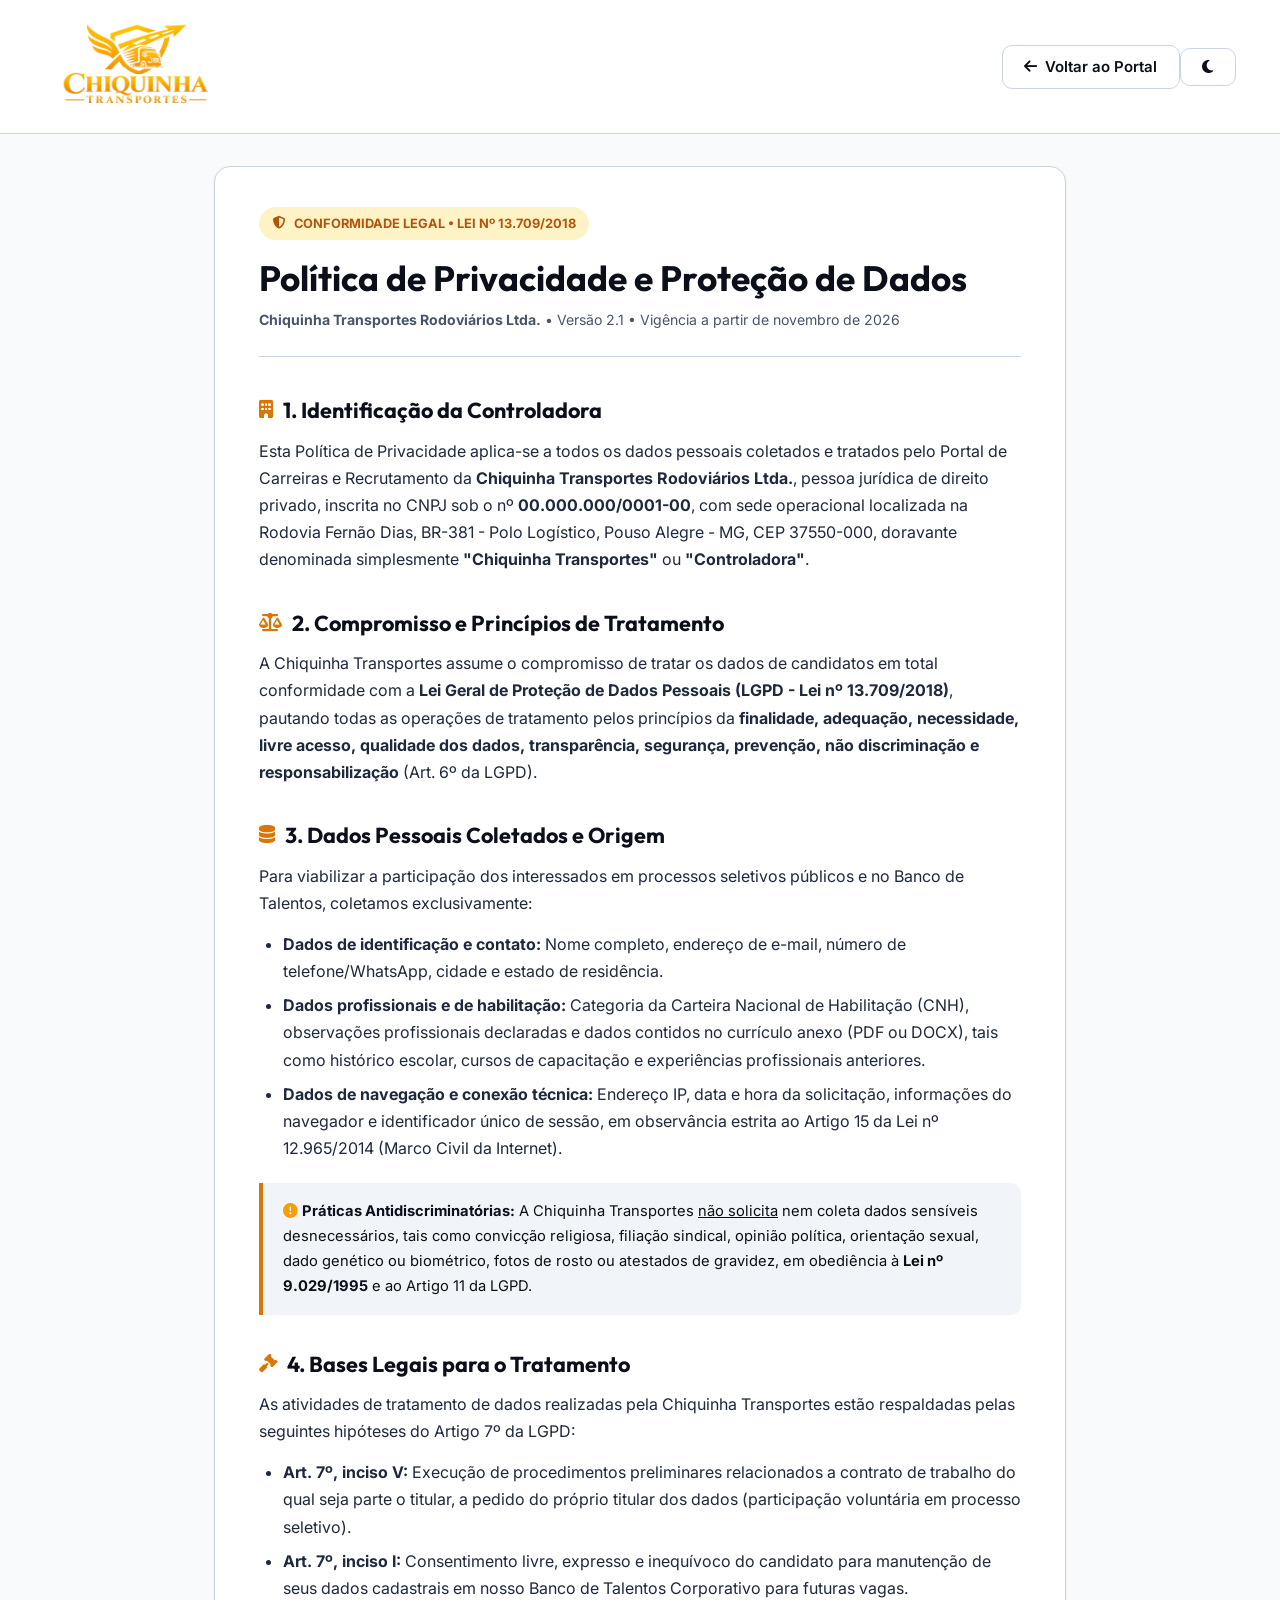
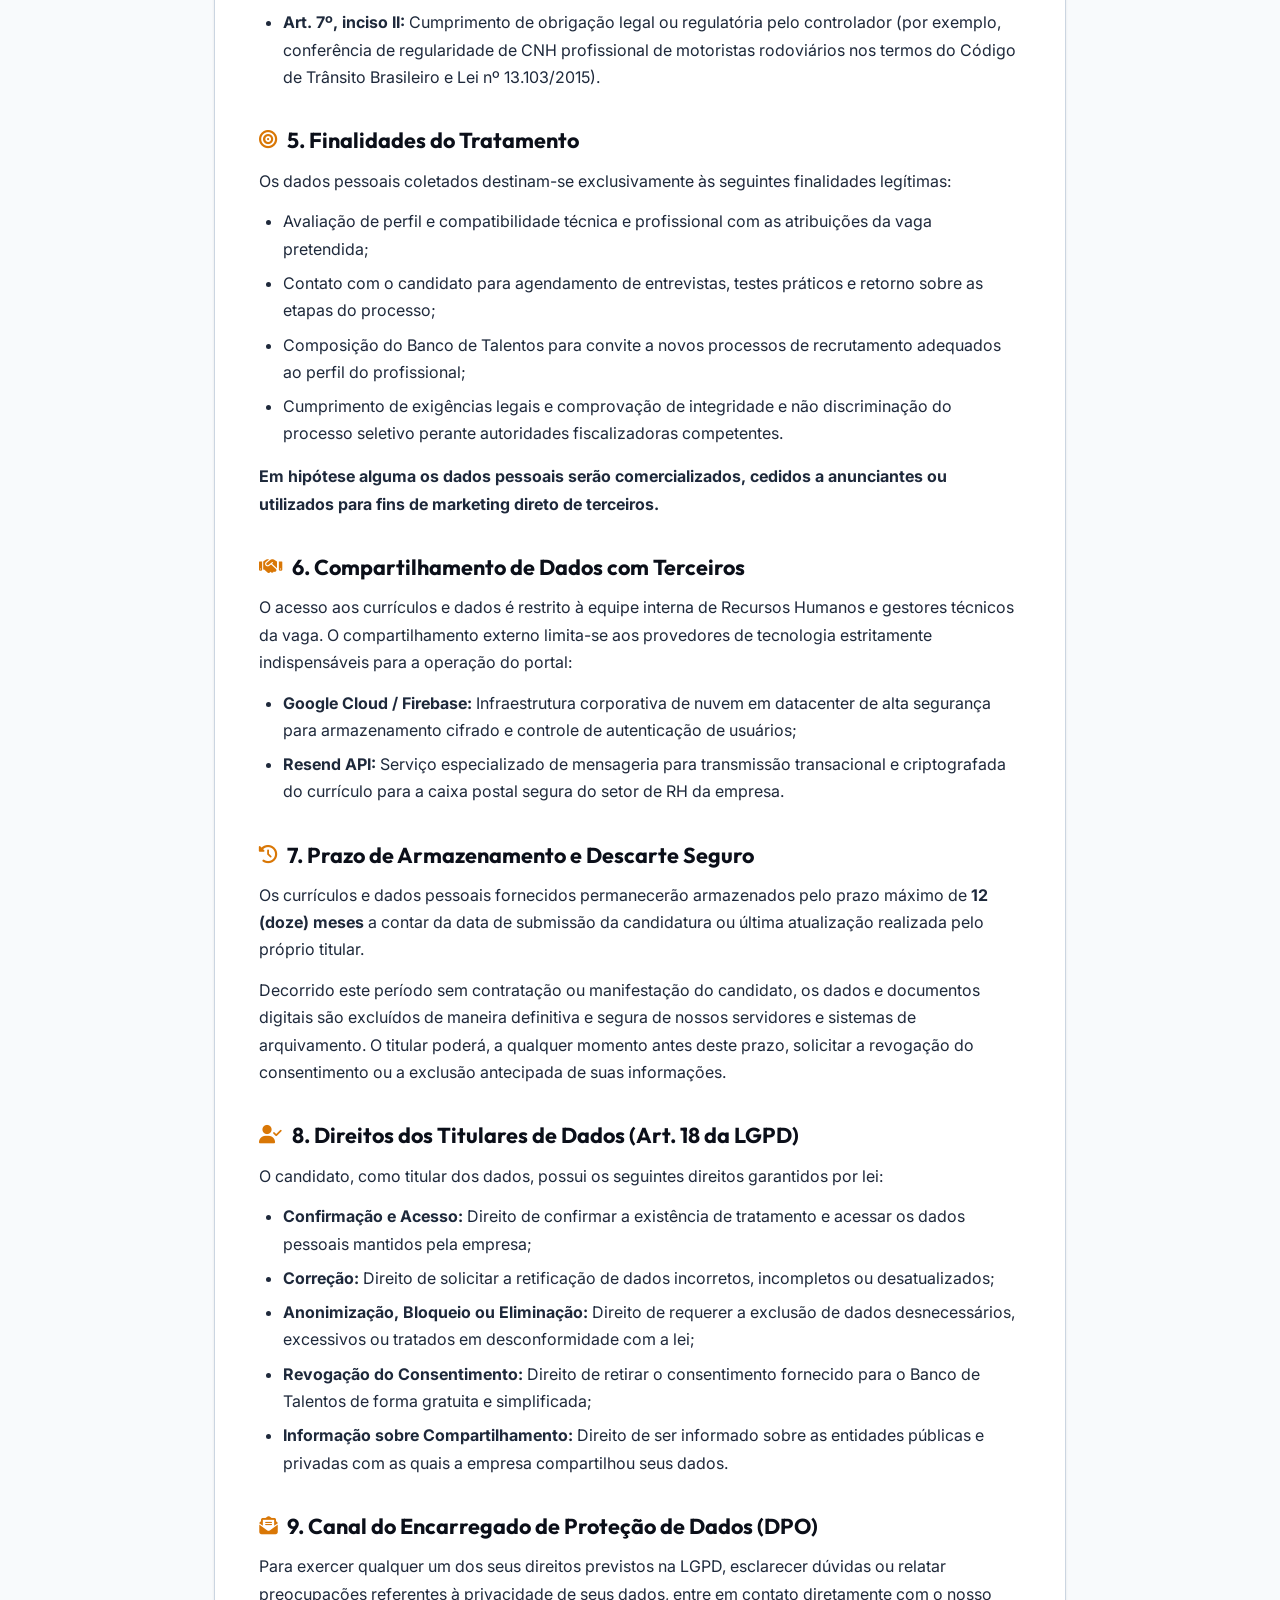
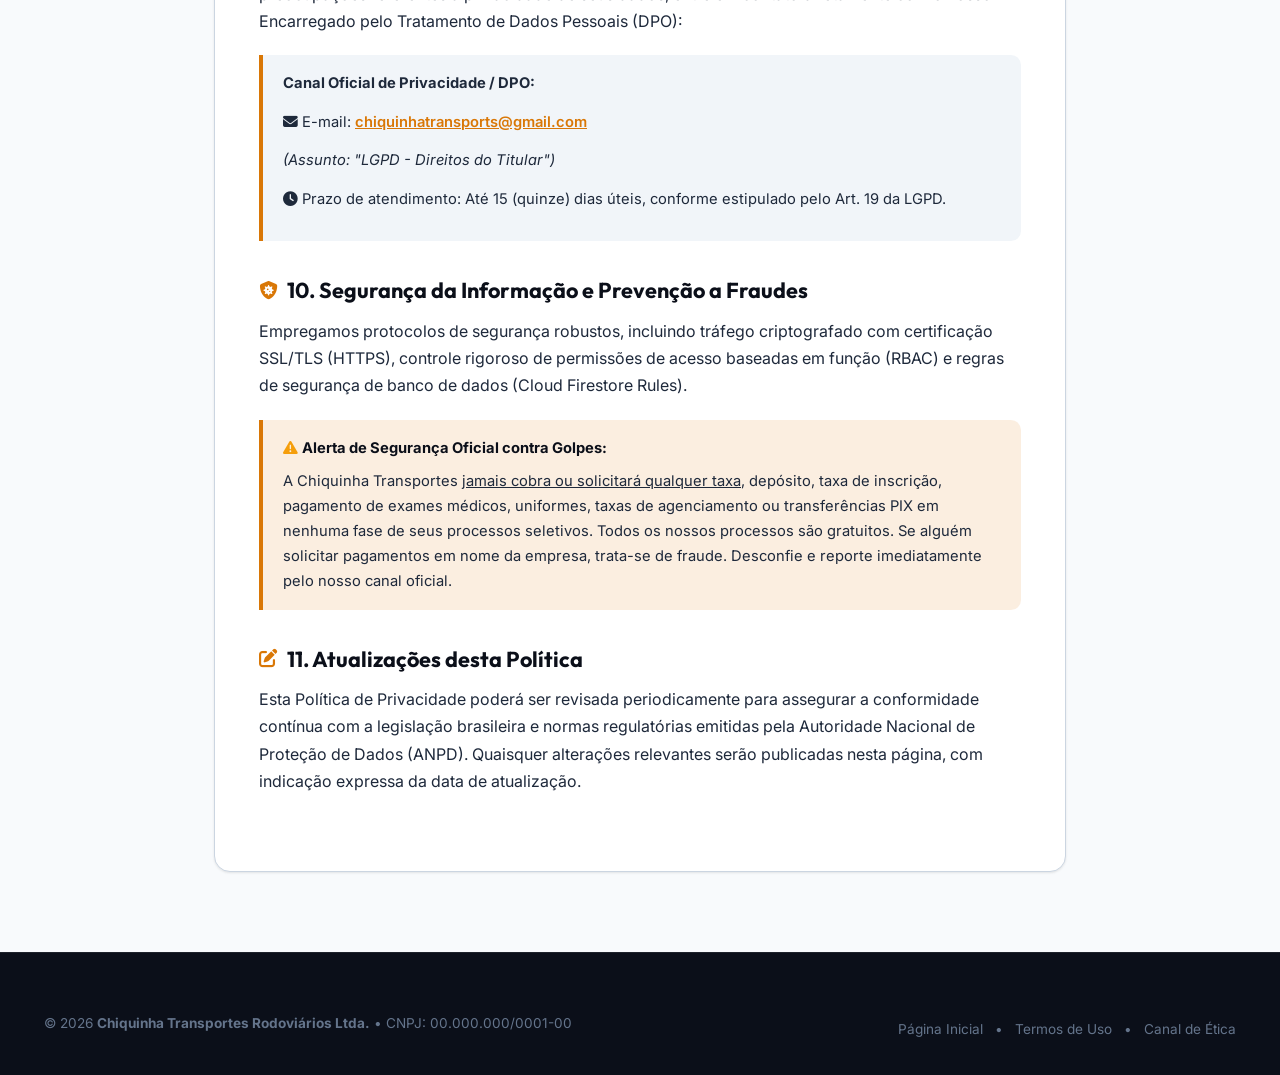
<file: privacidade.html>
<!DOCTYPE html>
<html lang="pt-BR">
<head>
  <meta charset="UTF-8">
  <meta name="viewport" content="width=device-width, initial-scale=1.0">
  <title>Política de Privacidade & LGPD | Chiquinha Transportes</title>
  <link rel="icon" type="image/png" href="assets/logo.png">
  <link rel="stylesheet" href="https://fonts.googleapis.com/css2?family=Inter:wght@300;400;500;600;700;800&family=Outfit:wght@500;600;700;800;900&display=swap">
  <link rel="stylesheet" href="https://cdnjs.cloudflare.com/ajax/libs/font-awesome/6.5.1/css/all.min.css">
  <link rel="stylesheet" href="styles.css">
  <link rel="stylesheet" href="portal.css">
  <script>(function(){const t=localStorage.getItem('cq_theme')||'light';document.documentElement.setAttribute('data-theme',t);})();</script>
</head>
<body class="portal-page">
  <header class="portal-header">
    <div class="container portal-header-inner">
      <a href="index.html">
        <img src="assets/logo.png" alt="Chiquinha Transportes" class="portal-logo">
      </a>
      <div class="portal-actions">
        <a href="index.html" class="btn btn-outline">
          <i class="fa-solid fa-arrow-left"></i> Voltar ao Portal
        </a>
        <button class="btn btn-outline" id="theme-toggle" aria-label="Alternar tema">
          <i class="fa-solid fa-moon"></i>
        </button>
      </div>
    </div>
  </header>

  <main class="portal-content">
    <div class="container" style="max-width: 900px;">
      <article class="legal-card">
        <header class="legal-header">
          <span class="legal-badge-pill">
            <i class="fa-solid fa-shield-halved"></i> Conformidade Legal • Lei nº 13.709/2018
          </span>
          <h1 class="legal-title">Política de Privacidade e Proteção de Dados</h1>
          <p class="legal-meta">
            <strong>Chiquinha Transportes Rodoviários Ltda.</strong> • Versão 2.1 • Vigência a partir de novembro de 2026
          </p>
        </header>

        <section class="legal-section">
          <h2><i class="fa-solid fa-building"></i> 1. Identificação da Controladora</h2>
          <p>
            Esta Política de Privacidade aplica-se a todos os dados pessoais coletados e tratados pelo Portal de Carreiras e Recrutamento da <strong>Chiquinha Transportes Rodoviários Ltda.</strong>, pessoa jurídica de direito privado, inscrita no CNPJ sob o nº <strong>00.000.000/0001-00</strong>, com sede operacional localizada na Rodovia Fernão Dias, BR-381 - Polo Logístico, Pouso Alegre - MG, CEP 37550-000, doravante denominada simplesmente <strong>"Chiquinha Transportes"</strong> ou <strong>"Controladora"</strong>.
          </p>
        </section>

        <section class="legal-section">
          <h2><i class="fa-solid fa-scale-balanced"></i> 2. Compromisso e Princípios de Tratamento</h2>
          <p>
            A Chiquinha Transportes assume o compromisso de tratar os dados de candidatos em total conformidade com a <strong>Lei Geral de Proteção de Dados Pessoais (LGPD - Lei nº 13.709/2018)</strong>, pautando todas as operações de tratamento pelos princípios da <strong>finalidade, adequação, necessidade, livre acesso, qualidade dos dados, transparência, segurança, prevenção, não discriminação e responsabilização</strong> (Art. 6º da LGPD).
          </p>
        </section>

        <section class="legal-section">
          <h2><i class="fa-solid fa-database"></i> 3. Dados Pessoais Coletados e Origem</h2>
          <p>Para viabilizar a participação dos interessados em processos seletivos públicos e no Banco de Talentos, coletamos exclusivamente:</p>
          <ul>
            <li><strong>Dados de identificação e contato:</strong> Nome completo, endereço de e-mail, número de telefone/WhatsApp, cidade e estado de residência.</li>
            <li><strong>Dados profissionais e de habilitação:</strong> Categoria da Carteira Nacional de Habilitação (CNH), observações profissionais declaradas e dados contidos no currículo anexo (PDF ou DOCX), tais como histórico escolar, cursos de capacitação e experiências profissionais anteriores.</li>
            <li><strong>Dados de navegação e conexão técnica:</strong> Endereço IP, data e hora da solicitação, informações do navegador e identificador único de sessão, em observância estrita ao Artigo 15 da Lei nº 12.965/2014 (Marco Civil da Internet).</li>
          </ul>
          <div class="legal-callout">
            <i class="fa-solid fa-circle-exclamation text-gold"></i>
            <strong>Práticas Antidiscriminatórias:</strong> A Chiquinha Transportes <u>não solicita</u> nem coleta dados sensíveis desnecessários, tais como convicção religiosa, filiação sindical, opinião política, orientação sexual, dado genético ou biométrico, fotos de rosto ou atestados de gravidez, em obediência à <strong>Lei nº 9.029/1995</strong> e ao Artigo 11 da LGPD.
          </div>
        </section>

        <section class="legal-section">
          <h2><i class="fa-solid fa-gavel"></i> 4. Bases Legais para o Tratamento</h2>
          <p>As atividades de tratamento de dados realizadas pela Chiquinha Transportes estão respaldadas pelas seguintes hipóteses do Artigo 7º da LGPD:</p>
          <ul>
            <li><strong>Art. 7º, inciso V:</strong> Execução de procedimentos preliminares relacionados a contrato de trabalho do qual seja parte o titular, a pedido do próprio titular dos dados (participação voluntária em processo seletivo).</li>
            <li><strong>Art. 7º, inciso I:</strong> Consentimento livre, expresso e inequívoco do candidato para manutenção de seus dados cadastrais em nosso Banco de Talentos Corporativo para futuras vagas.</li>
            <li><strong>Art. 7º, inciso II:</strong> Cumprimento de obrigação legal ou regulatória pelo controlador (por exemplo, conferência de regularidade de CNH profissional de motoristas rodoviários nos termos do Código de Trânsito Brasileiro e Lei nº 13.103/2015).</li>
          </ul>
        </section>

        <section class="legal-section">
          <h2><i class="fa-solid fa-bullseye"></i> 5. Finalidades do Tratamento</h2>
          <p>Os dados pessoais coletados destinam-se exclusivamente às seguintes finalidades legítimas:</p>
          <ul>
            <li>Avaliação de perfil e compatibilidade técnica e profissional com as atribuições da vaga pretendida;</li>
            <li>Contato com o candidato para agendamento de entrevistas, testes práticos e retorno sobre as etapas do processo;</li>
            <li>Composição do Banco de Talentos para convite a novos processos de recrutamento adequados ao perfil do profissional;</li>
            <li>Cumprimento de exigências legais e comprovação de integridade e não discriminação do processo seletivo perante autoridades fiscalizadoras competentes.</li>
          </ul>
          <p><strong>Em hipótese alguma os dados pessoais serão comercializados, cedidos a anunciantes ou utilizados para fins de marketing direto de terceiros.</strong></p>
        </section>

        <section class="legal-section">
          <h2><i class="fa-solid fa-handshake"></i> 6. Compartilhamento de Dados com Terceiros</h2>
          <p>O acesso aos currículos e dados é restrito à equipe interna de Recursos Humanos e gestores técnicos da vaga. O compartilhamento externo limita-se aos provedores de tecnologia estritamente indispensáveis para a operação do portal:</p>
          <ul>
            <li><strong>Google Cloud / Firebase:</strong> Infraestrutura corporativa de nuvem em datacenter de alta segurança para armazenamento cifrado e controle de autenticação de usuários;</li>
            <li><strong>Resend API:</strong> Serviço especializado de mensageria para transmissão transacional e criptografada do currículo para a caixa postal segura do setor de RH da empresa.</li>
          </ul>
        </section>

        <section class="legal-section">
          <h2><i class="fa-solid fa-clock-rotate-left"></i> 7. Prazo de Armazenamento e Descarte Seguro</h2>
          <p>
            Os currículos e dados pessoais fornecidos permanecerão armazenados pelo prazo máximo de <strong>12 (doze) meses</strong> a contar da data de submissão da candidatura ou última atualização realizada pelo próprio titular.
          </p>
          <p>
            Decorrido este período sem contratação ou manifestação do candidato, os dados e documentos digitais são excluídos de maneira definitiva e segura de nossos servidores e sistemas de arquivamento. O titular poderá, a qualquer momento antes deste prazo, solicitar a revogação do consentimento ou a exclusão antecipada de suas informações.
          </p>
        </section>

        <section class="legal-section">
          <h2><i class="fa-solid fa-user-check"></i> 8. Direitos dos Titulares de Dados (Art. 18 da LGPD)</h2>
          <p>O candidato, como titular dos dados, possui os seguintes direitos garantidos por lei:</p>
          <ul>
            <li><strong>Confirmação e Acesso:</strong> Direito de confirmar a existência de tratamento e acessar os dados pessoais mantidos pela empresa;</li>
            <li><strong>Correção:</strong> Direito de solicitar a retificação de dados incorretos, incompletos ou desatualizados;</li>
            <li><strong>Anonimização, Bloqueio ou Eliminação:</strong> Direito de requerer a exclusão de dados desnecessários, excessivos ou tratados em desconformidade com a lei;</li>
            <li><strong>Revogação do Consentimento:</strong> Direito de retirar o consentimento fornecido para o Banco de Talentos de forma gratuita e simplificada;</li>
            <li><strong>Informação sobre Compartilhamento:</strong> Direito de ser informado sobre as entidades públicas e privadas com as quais a empresa compartilhou seus dados.</li>
          </ul>
        </section>

        <section class="legal-section">
          <h2><i class="fa-solid fa-envelope-open-text"></i> 9. Canal do Encarregado de Proteção de Dados (DPO)</h2>
          <p>
            Para exercer qualquer um dos seus direitos previstos na LGPD, esclarecer dúvidas ou relatar preocupações referentes à privacidade de seus dados, entre em contato diretamente com o nosso Encarregado pelo Tratamento de Dados Pessoais (DPO):
          </p>
          <div class="legal-callout">
            <p><strong>Canal Oficial de Privacidade / DPO:</strong></p>
            <p><i class="fa-solid fa-envelope"></i> E-mail: <a href="mailto:chiquinhatransports@gmail.com?subject=LGPD%20-%20Direitos%20do%20Titular" class="legal-link">chiquinhatransports@gmail.com</a></p>
            <p><em>(Assunto: "LGPD - Direitos do Titular")</em></p>
            <p><i class="fa-solid fa-clock"></i> Prazo de atendimento: Até 15 (quinze) dias úteis, conforme estipulado pelo Art. 19 da LGPD.</p>
          </div>
        </section>

        <section class="legal-section">
          <h2><i class="fa-solid fa-shield-virus"></i> 10. Segurança da Informação e Prevenção a Fraudes</h2>
          <p>
            Empregamos protocolos de segurança robustos, incluindo tráfego criptografado com certificação SSL/TLS (HTTPS), controle rigoroso de permissões de acesso baseadas em função (RBAC) e regras de segurança de banco de dados (Cloud Firestore Rules).
          </p>
          <div class="legal-callout" style="background: rgba(217, 119, 6, 0.12); border-left-color: var(--primary);">
            <i class="fa-solid fa-triangle-exclamation text-gold"></i>
            <strong>Alerta de Segurança Oficial contra Golpes:</strong>
            <p style="margin-top: 0.5rem; margin-bottom: 0;">
              A Chiquinha Transportes <u>jamais cobra ou solicitará qualquer taxa</u>, depósito, taxa de inscrição, pagamento de exames médicos, uniformes, taxas de agenciamento ou transferências PIX em nenhuma fase de seus processos seletivos. Todos os nossos processos são gratuitos. Se alguém solicitar pagamentos em nome da empresa, trata-se de fraude. Desconfie e reporte imediatamente pelo nosso canal oficial.
            </p>
          </div>
        </section>

        <section class="legal-section">
          <h2><i class="fa-solid fa-pen-to-square"></i> 11. Atualizações desta Política</h2>
          <p>
            Esta Política de Privacidade poderá ser revisada periodicamente para assegurar a conformidade contínua com a legislação brasileira e normas regulatórias emitidas pela Autoridade Nacional de Proteção de Dados (ANPD). Quaisquer alterações relevantes serão publicadas nesta página, com indicação expressa da data de atualização.
          </p>
        </section>
      </article>
    </div>
  </main>

  <footer class="main-footer" style="padding-top: 2rem;">
    <div class="container footer-bottom">
      <p>&copy; 2026 <strong>Chiquinha Transportes Rodoviários Ltda.</strong> • CNPJ: 00.000.000/0001-00</p>
      <div class="footer-legal-links">
        <a href="index.html">Página Inicial</a>
        <span>•</span>
        <a href="termos.html">Termos de Uso</a>
        <span>•</span>
        <a href="termos.html#canal-etica">Canal de Ética</a>
      </div>
    </div>
  </footer>

  <script>
    document.getElementById('theme-toggle').addEventListener('click', () => {
      const next = document.documentElement.getAttribute('data-theme') === 'dark' ? 'light' : 'dark';
      document.documentElement.setAttribute('data-theme', next);
      localStorage.setItem('cq_theme', next);
    });
  </script>
</body>
</html>
</file>
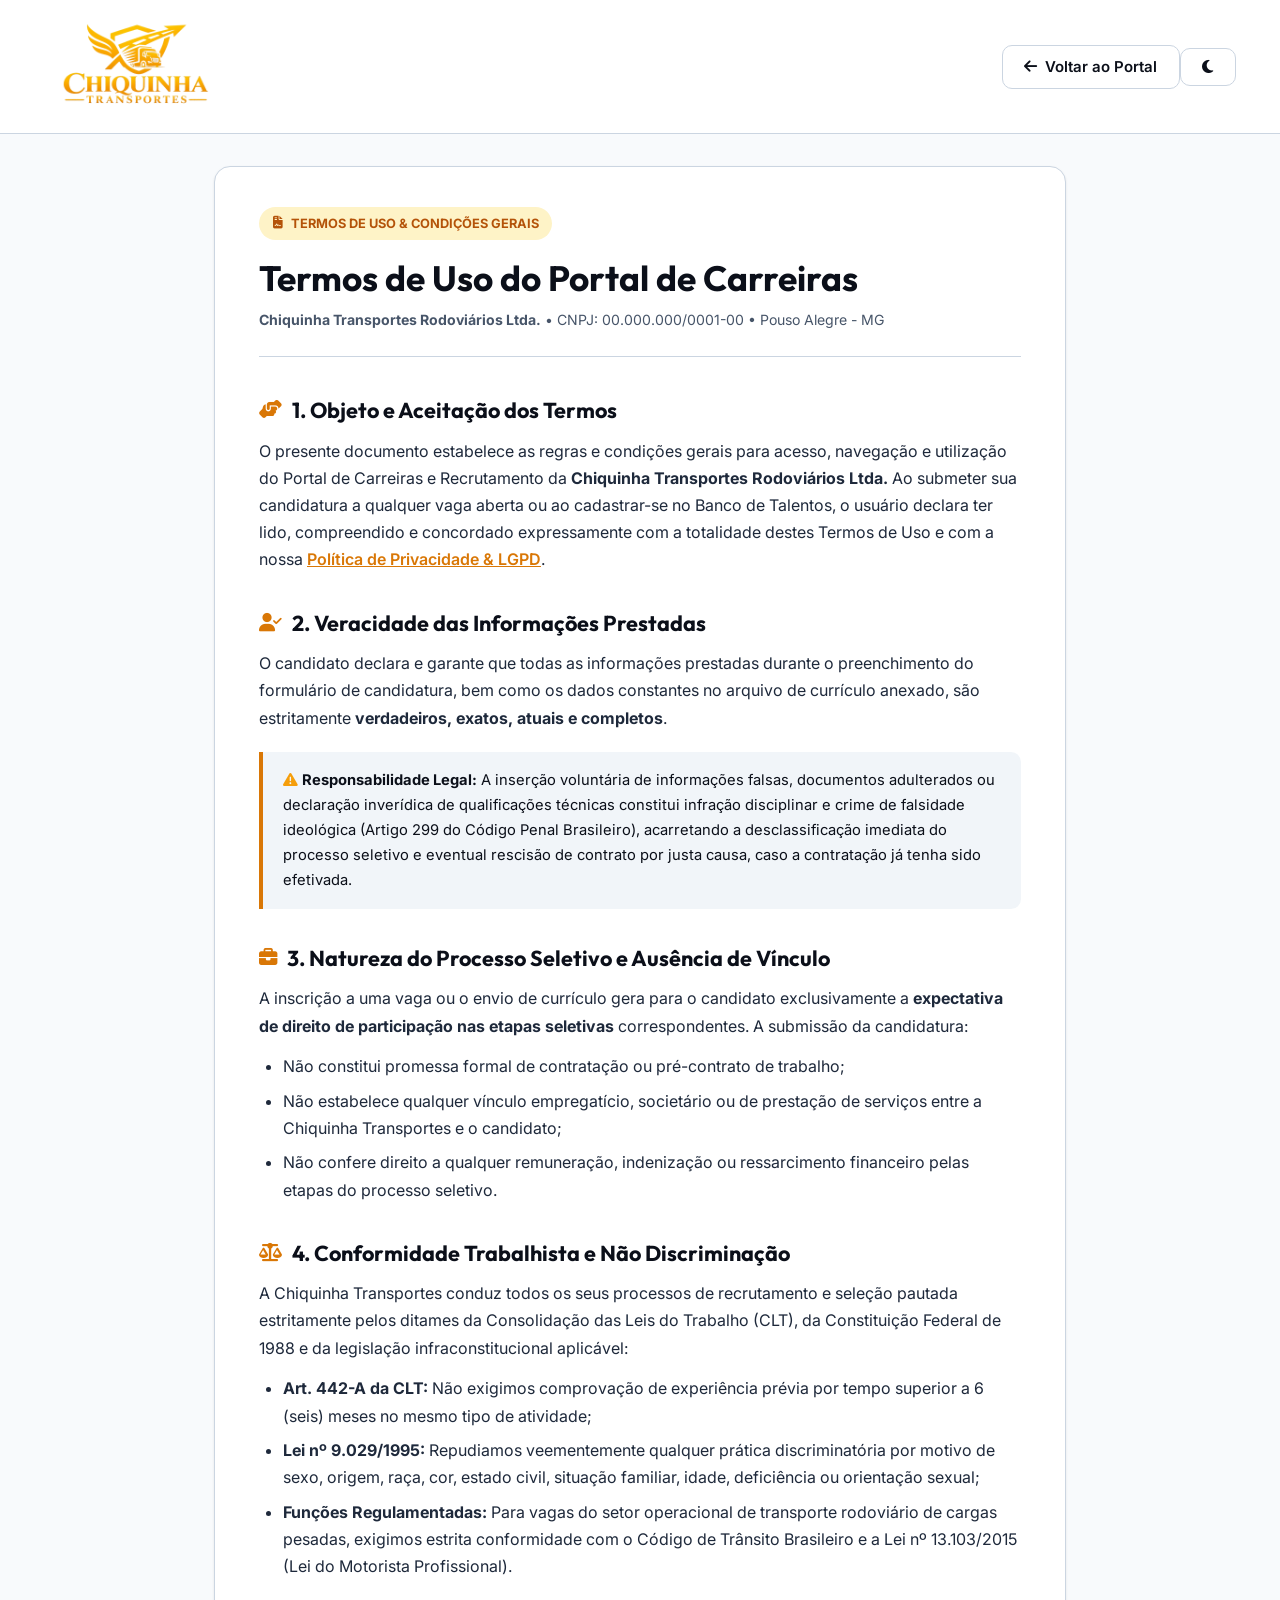
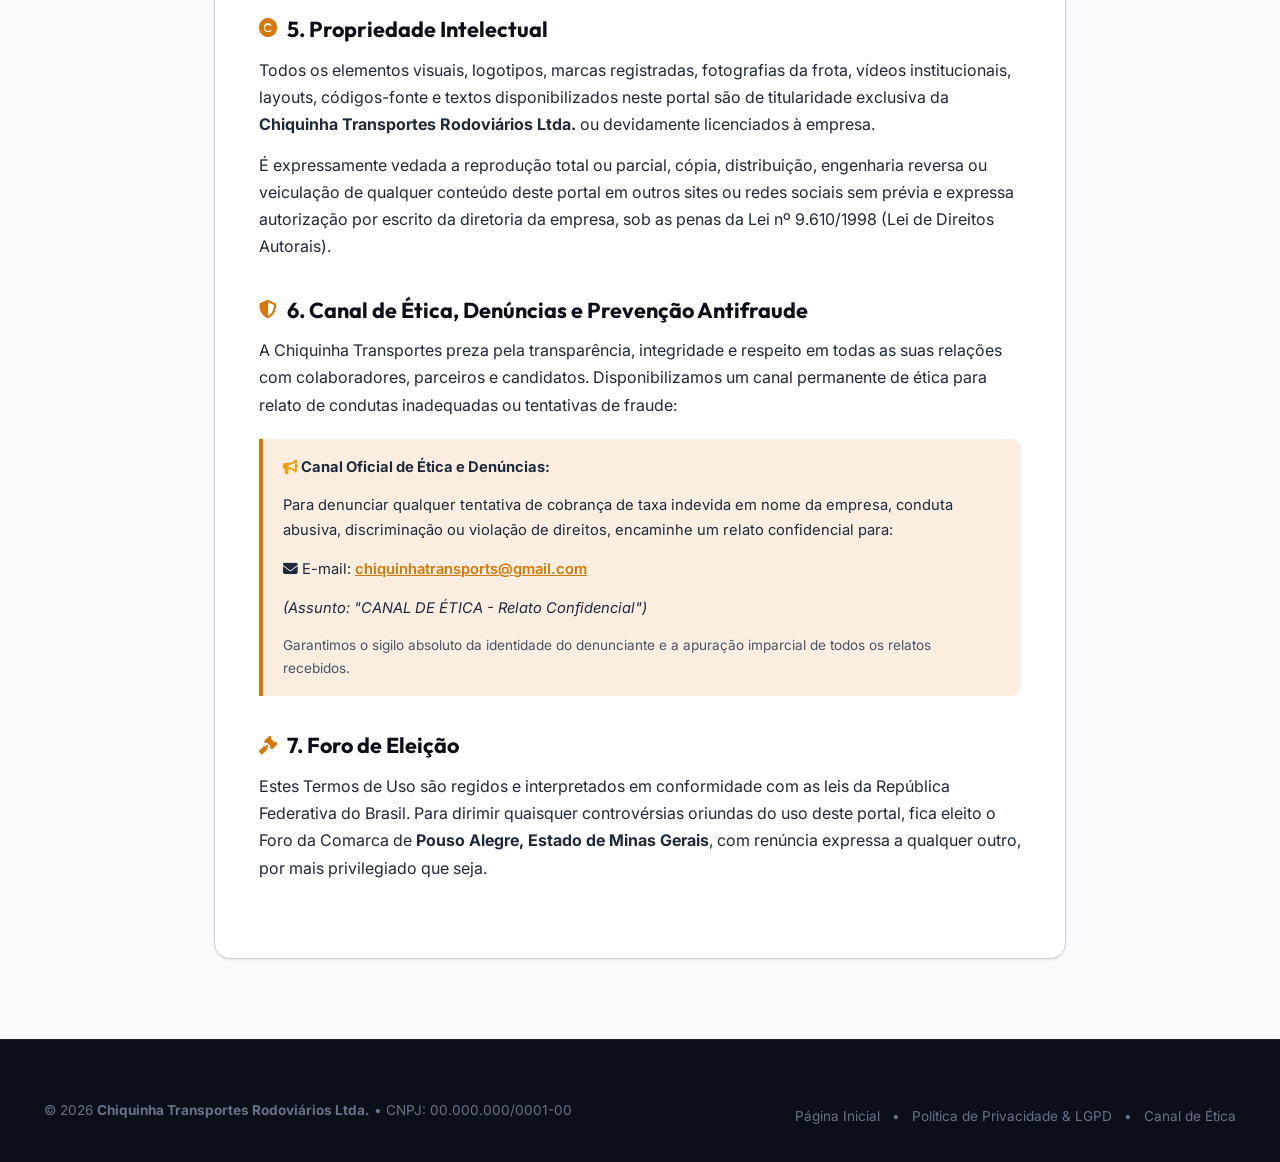
<file: termos.html>
<!DOCTYPE html>
<html lang="pt-BR">
<head>
  <meta charset="UTF-8">
  <meta name="viewport" content="width=device-width, initial-scale=1.0">
  <title>Termos de Uso & Canal de Ética | Chiquinha Transportes</title>
  <link rel="icon" type="image/png" href="assets/logo.png">
  <link rel="stylesheet" href="https://fonts.googleapis.com/css2?family=Inter:wght@300;400;500;600;700;800&family=Outfit:wght@500;600;700;800;900&display=swap">
  <link rel="stylesheet" href="https://cdnjs.cloudflare.com/ajax/libs/font-awesome/6.5.1/css/all.min.css">
  <link rel="stylesheet" href="styles.css">
  <link rel="stylesheet" href="portal.css">
  <script>(function(){const t=localStorage.getItem('cq_theme')||'light';document.documentElement.setAttribute('data-theme',t);})();</script>
</head>
<body class="portal-page">
  <header class="portal-header">
    <div class="container portal-header-inner">
      <a href="index.html">
        <img src="assets/logo.png" alt="Chiquinha Transportes" class="portal-logo">
      </a>
      <div class="portal-actions">
        <a href="index.html" class="btn btn-outline">
          <i class="fa-solid fa-arrow-left"></i> Voltar ao Portal
        </a>
        <button class="btn btn-outline" id="theme-toggle" aria-label="Alternar tema">
          <i class="fa-solid fa-moon"></i>
        </button>
      </div>
    </div>
  </header>

  <main class="portal-content">
    <div class="container" style="max-width: 900px;">
      <article class="legal-card">
        <header class="legal-header">
          <span class="legal-badge-pill">
            <i class="fa-solid fa-file-contract"></i> Termos de Uso & Condições Gerais
          </span>
          <h1 class="legal-title">Termos de Uso do Portal de Carreiras</h1>
          <p class="legal-meta">
            <strong>Chiquinha Transportes Rodoviários Ltda.</strong> • CNPJ: 00.000.000/0001-00 • Pouso Alegre - MG
          </p>
        </header>

        <section class="legal-section">
          <h2><i class="fa-solid fa-handshake-angle"></i> 1. Objeto e Aceitação dos Termos</h2>
          <p>
            O presente documento estabelece as regras e condições gerais para acesso, navegação e utilização do Portal de Carreiras e Recrutamento da <strong>Chiquinha Transportes Rodoviários Ltda.</strong> Ao submeter sua candidatura a qualquer vaga aberta ou ao cadastrar-se no Banco de Talentos, o usuário declara ter lido, compreendido e concordado expressamente com a totalidade destes Termos de Uso e com a nossa <a href="privacidade.html" class="legal-link">Política de Privacidade & LGPD</a>.
          </p>
        </section>

        <section class="legal-section">
          <h2><i class="fa-solid fa-user-check"></i> 2. Veracidade das Informações Prestadas</h2>
          <p>
            O candidato declara e garante que todas as informações prestadas durante o preenchimento do formulário de candidatura, bem como os dados constantes no arquivo de currículo anexado, são estritamente <strong>verdadeiros, exatos, atuais e completos</strong>.
          </p>
          <div class="legal-callout">
            <i class="fa-solid fa-triangle-exclamation text-gold"></i>
            <strong>Responsabilidade Legal:</strong> A inserção voluntária de informações falsas, documentos adulterados ou declaração inverídica de qualificações técnicas constitui infração disciplinar e crime de falsidade ideológica (Artigo 299 do Código Penal Brasileiro), acarretando a desclassificação imediata do processo seletivo e eventual rescisão de contrato por justa causa, caso a contratação já tenha sido efetivada.
          </div>
        </section>

        <section class="legal-section">
          <h2><i class="fa-solid fa-briefcase"></i> 3. Natureza do Processo Seletivo e Ausência de Vínculo</h2>
          <p>
            A inscrição a uma vaga ou o envio de currículo gera para o candidato exclusivamente a <strong>expectativa de direito de participação nas etapas seletivas</strong> correspondentes. A submissão da candidatura:
          </p>
          <ul>
            <li>Não constitui promessa formal de contratação ou pré-contrato de trabalho;</li>
            <li>Não estabelece qualquer vínculo empregatício, societário ou de prestação de serviços entre a Chiquinha Transportes e o candidato;</li>
            <li>Não confere direito a qualquer remuneração, indenização ou ressarcimento financeiro pelas etapas do processo seletivo.</li>
          </ul>
        </section>

        <section class="legal-section">
          <h2><i class="fa-solid fa-scale-balanced"></i> 4. Conformidade Trabalhista e Não Discriminação</h2>
          <p>
            A Chiquinha Transportes conduz todos os seus processos de recrutamento e seleção pautada estritamente pelos ditames da Consolidação das Leis do Trabalho (CLT), da Constituição Federal de 1988 e da legislação infraconstitucional aplicável:
          </p>
          <ul>
            <li><strong>Art. 442-A da CLT:</strong> Não exigimos comprovação de experiência prévia por tempo superior a 6 (seis) meses no mesmo tipo de atividade;</li>
            <li><strong>Lei nº 9.029/1995:</strong> Repudiamos veementemente qualquer prática discriminatória por motivo de sexo, origem, raça, cor, estado civil, situação familiar, idade, deficiência ou orientação sexual;</li>
            <li><strong>Funções Regulamentadas:</strong> Para vagas do setor operacional de transporte rodoviário de cargas pesadas, exigimos estrita conformidade com o Código de Trânsito Brasileiro e a Lei nº 13.103/2015 (Lei do Motorista Profissional).</li>
          </ul>
        </section>

        <section class="legal-section">
          <h2><i class="fa-solid fa-copyright"></i> 5. Propriedade Intelectual</h2>
          <p>
            Todos os elementos visuais, logotipos, marcas registradas, fotografias da frota, vídeos institucionais, layouts, códigos-fonte e textos disponibilizados neste portal são de titularidade exclusiva da <strong>Chiquinha Transportes Rodoviários Ltda.</strong> ou devidamente licenciados à empresa.
          </p>
          <p>
            É expressamente vedada a reprodução total ou parcial, cópia, distribuição, engenharia reversa ou veiculação de qualquer conteúdo deste portal em outros sites ou redes sociais sem prévia e expressa autorização por escrito da diretoria da empresa, sob as penas da Lei nº 9.610/1998 (Lei de Direitos Autorais).
          </p>
        </section>

        <section class="legal-section" id="canal-etica">
          <h2><i class="fa-solid fa-shield-halved"></i> 6. Canal de Ética, Denúncias e Prevenção Antifraude</h2>
          <p>
            A Chiquinha Transportes preza pela transparência, integridade e respeito em todas as suas relações com colaboradores, parceiros e candidatos. Disponibilizamos um canal permanente de ética para relato de condutas inadequadas ou tentativas de fraude:
          </p>
          <div class="legal-callout" style="background: rgba(217, 119, 6, 0.12); border-left-color: var(--primary);">
            <p><strong><i class="fa-solid fa-bullhorn text-gold"></i> Canal Oficial de Ética e Denúncias:</strong></p>
            <p style="margin-top: 0.4rem;">
              Para denunciar qualquer tentativa de cobrança de taxa indevida em nome da empresa, conduta abusiva, discriminação ou violação de direitos, encaminhe um relato confidencial para:
            </p>
            <p><i class="fa-solid fa-envelope"></i> E-mail: <a href="mailto:chiquinhatransports@gmail.com?subject=CANAL%20DE%20%C3%89TICA%20-%20Relato%20Confidencial" class="legal-link">chiquinhatransports@gmail.com</a></p>
            <p><em>(Assunto: "CANAL DE ÉTICA - Relato Confidencial")</em></p>
            <p style="font-size: 0.85rem; color: var(--text-muted); margin-bottom: 0;">
              Garantimos o sigilo absoluto da identidade do denunciante e a apuração imparcial de todos os relatos recebidos.
            </p>
          </div>
        </section>

        <section class="legal-section">
          <h2><i class="fa-solid fa-gavel"></i> 7. Foro de Eleição</h2>
          <p>
            Estes Termos de Uso são regidos e interpretados em conformidade com as leis da República Federativa do Brasil. Para dirimir quaisquer controvérsias oriundas do uso deste portal, fica eleito o Foro da Comarca de <strong>Pouso Alegre, Estado de Minas Gerais</strong>, com renúncia expressa a qualquer outro, por mais privilegiado que seja.
          </p>
        </section>
      </article>
    </div>
  </main>

  <footer class="main-footer" style="padding-top: 2rem;">
    <div class="container footer-bottom">
      <p>&copy; 2026 <strong>Chiquinha Transportes Rodoviários Ltda.</strong> • CNPJ: 00.000.000/0001-00</p>
      <div class="footer-legal-links">
        <a href="index.html">Página Inicial</a>
        <span>•</span>
        <a href="privacidade.html">Política de Privacidade & LGPD</a>
        <span>•</span>
        <a href="#canal-etica">Canal de Ética</a>
      </div>
    </div>
  </footer>

  <script>
    document.getElementById('theme-toggle').addEventListener('click', () => {
      const next = document.documentElement.getAttribute('data-theme') === 'dark' ? 'light' : 'dark';
      document.documentElement.setAttribute('data-theme', next);
      localStorage.setItem('cq_theme', next);
    });
  </script>
</body>
</html>
</file>
<file: styles.css>
/* ========================================================
   CHIQUINHA TRANSPORTES - PORTAL DE CARREIRAS E VAGAS
   Design System & Styling
   Paleta: Âmbar Dourado (#D97706 / #F59E0B) & Ônix Grafite (#0B0F19 / #111827)
   Inspirado no layout da Sólides/Unimed com estética premium para TCC
   ======================================================== */

:root,
[data-theme="light"] {
  /* Brand Colors - Chiquinha Golden Amber */
  --primary: #d97706;
  --primary-light: #f59e0b;
  --primary-lighter: #fbbf24;
  --primary-dark: #b45309;
  --primary-deep: #78350f;
  --primary-soft: #fef3c7;
  --primary-glow: rgba(245, 158, 11, 0.35);

  /* Hero Banner Image */
  --hero-banner: url('assets/banner_light.png');

  /* Neutrals & Dark Tones */
  --bg-dark: #0b0f19;
  --bg-surface-dark: #111827;
  --bg-surface-darker: #0f172a;
  --bg-slate: #1e293b;
  --border-dark: #374151;

  /* Light Neutrals (Paper & Body) - High Contrast */
  --bg-body: #f8fafc;
  --bg-card: #ffffff;
  --bg-subtle: #f1f5f9;
  --border-light: #cbd5e1;
  --border-focus: #f59e0b;

  /* Text Colors - High Contrast for Light Mode */
  --text-main: #0b0f19;
  --text-secondary: #1e293b;
  --text-muted: #475569;
  --text-white: #ffffff;
  --text-white-dim: #64748b;
  --placeholder-color: #64748b;

  /* Status Colors */
  --success: #10b981;
  --success-soft: #d1fae5;
  --warning: #f59e0b;
  --info: #0284c7;
  --info-soft: #e0f2fe;
  --danger: #ef4444;

  /* Typography */
  --font-primary: 'Inter', -apple-system, BlinkMacSystemFont, 'Segoe UI', Roboto, sans-serif;
  --font-display: 'Outfit', 'Inter', sans-serif;

  /* Layout & Spacing */
  --container-max: 1240px;
  --radius-sm: 6px;
  --radius-md: 10px;
  --radius-lg: 16px;
  --radius-full: 9999px;

  /* Shadows */
  --shadow-sm: 0 1px 3px rgba(0, 0, 0, 0.06), 0 1px 2px rgba(0, 0, 0, 0.04);
  --shadow-md: 0 4px 6px -1px rgba(0, 0, 0, 0.07), 0 2px 4px -1px rgba(0, 0, 0, 0.04);
  --shadow-lg: 0 10px 15px -3px rgba(0, 0, 0, 0.08), 0 4px 6px -2px rgba(0, 0, 0, 0.04);
  --shadow-xl: 0 20px 25px -5px rgba(0, 0, 0, 0.1), 0 10px 10px -5px rgba(0, 0, 0, 0.04);
  --shadow-gold: 0 10px 25px -5px rgba(217, 119, 6, 0.35);

  /* Transitions */
  --transition: all 0.25s cubic-bezier(0.4, 0, 0.2, 1);
}

/* ========================================================
   DARK THEME COLOR TOKENS
   ======================================================== */
[data-theme="dark"] {
  /* Dark Surfaces & Paper */
  --bg-body: #0b0f19;
  --bg-card: #111827;
  --bg-subtle: #1e293b;
  --border-light: #2d3748;
  --border-focus: #f59e0b;

  /* High Contrast Text */
  --text-main: #f8fafc;
  --text-secondary: #cbd5e1;
  --text-muted: #94a3b8;
  --placeholder-color: #94a3b8;

  /* Warm Golden Amber Accents */
  --primary-soft: rgba(245, 158, 11, 0.16);
  --primary-glow: rgba(245, 158, 11, 0.45);

  /* Deep Shadows */
  --shadow-sm: 0 1px 3px rgba(0, 0, 0, 0.5);
  --shadow-md: 0 4px 8px rgba(0, 0, 0, 0.55);
  --shadow-lg: 0 10px 20px rgba(0, 0, 0, 0.65);
  --shadow-xl: 0 20px 30px rgba(0, 0, 0, 0.75);

  /* Hero Banner Image */
  --hero-banner: url('assets/banner_black.png');
}

/* ========================================================
   GLOBAL RESETS & BASE STYLES
   ======================================================== */
*, *::before, *::after {
  box-sizing: border-box;
  margin: 0;
  padding: 0;
}

html {
  scroll-behavior: smooth;
  font-size: 16px;
}

body {
  font-family: var(--font-primary);
  color: var(--text-secondary);
  background-color: var(--bg-body);
  line-height: 1.6;
  -webkit-font-smoothing: antialiased;
  -moz-osx-font-smoothing: grayscale;
  overflow-x: hidden;
}

h1, h2, h3, h4, h5, h6 {
  font-family: var(--font-display);
  color: var(--text-main);
  line-height: 1.25;
  font-weight: 700;
}

p {
  margin-bottom: 0.75rem;
}

p:last-child {
  margin-bottom: 0;
}

a {
  color: var(--primary);
  text-decoration: none;
  transition: var(--transition);
}

a:hover {
  color: var(--primary-dark);
}

img {
  max-width: 100%;
  height: auto;
  display: block;
}

button, input, select, textarea {
  font-family: inherit;
  font-size: inherit;
}

/* Container */
.container {
  width: 100%;
  max-width: var(--container-max);
  margin-left: auto;
  margin-right: auto;
  padding-left: 1.5rem;
  padding-right: 1.5rem;
}

/* Utility classes */
.text-gold { color: var(--primary-light) !important; }
.text-muted { color: var(--text-muted); }
.text-sm { font-size: 0.875rem; }
.text-xs { font-size: 0.75rem; }
.text-uppercase { text-transform: uppercase; letter-spacing: 0.05em; }
.font-semibold { font-weight: 600; }
.w-100 { width: 100%; }
.mt-2 { margin-top: 0.5rem; }
.mb-2 { margin-bottom: 0.5rem; }
.mb-3 { margin-bottom: 0.75rem; }
.mx-auto { margin-left: auto; margin-right: auto; }
.text-center { text-align: center; }

/* Section Tag / Eyebrow */
.section-tag {
  display: inline-block;
  font-family: var(--font-display);
  font-size: 0.8125rem;
  font-weight: 700;
  text-transform: uppercase;
  letter-spacing: 0.08em;
  color: var(--primary);
  background-color: var(--primary-soft);
  padding: 0.35rem 0.85rem;
  border-radius: var(--radius-full);
  margin-bottom: 0.75rem;
}

.section-title {
  font-size: 2.25rem;
  letter-spacing: -0.02em;
  margin-bottom: 0.75rem;
  color: var(--text-main);
}

.section-description {
  color: var(--text-secondary);
  font-size: 1.125rem;
  max-width: 650px;
}

/* ========================================================
   BUTTONS
   ======================================================== */
.btn {
  display: inline-flex;
  align-items: center;
  justify-content: center;
  gap: 0.5rem;
  font-family: var(--font-primary);
  font-weight: 600;
  font-size: 0.9375rem;
  padding: 0.65rem 1.35rem;
  border-radius: var(--radius-md);
  cursor: pointer;
  border: 1px solid transparent;
  transition: var(--transition);
  text-decoration: none;
  line-height: 1.4;
  white-space: nowrap;
}

.btn-primary {
  background: var(--primary);
  color: #ffffff;
  border-color: var(--primary);
  box-shadow: 0 4px 14px rgba(217, 119, 6, 0.28);
}

.btn-primary:hover {
  background: var(--primary-dark);
  color: #ffffff;
  transform: translateY(-1px);
  box-shadow: 0 6px 18px rgba(217, 119, 6, 0.4);
}

.btn-outline {
  background-color: var(--bg-card);
  color: var(--text-main);
  border: 1.5px solid var(--border-light);
  font-weight: 600;
}

.btn-outline:hover {
  border-color: var(--primary);
  color: var(--primary-dark);
  background-color: var(--primary-soft);
}

.btn-outline-light {
  background-color: rgba(255, 255, 255, 0.05);
  color: #ffffff;
  border: 1px solid rgba(255, 255, 255, 0.2);
}

.btn-outline-light:hover {
  background-color: rgba(255, 255, 255, 0.15);
  border-color: var(--primary-light);
  color: var(--primary-light);
}

.btn-lg {
  padding: 0.95rem 2rem;
  font-size: 1.0625rem;
  border-radius: var(--radius-lg);
}

/* ========================================================
   TOP ANNOUNCEMENT BAR
   ======================================================== */
.top-announcement {
  background-color: var(--bg-surface-dark);
  color: var(--text-white-dim);
  font-size: 0.8125rem;
  padding: 0.5rem 0;
  border-bottom: 1px solid rgba(255, 255, 255, 0.08);
}

.announcement-content {
  display: flex;
  align-items: center;
  justify-content: space-between;
  gap: 1rem;
}

.announcement-badge {
  display: inline-flex;
  align-items: center;
  gap: 0.4rem;
  background-color: rgba(245, 158, 11, 0.2);
  color: var(--primary-lighter);
  padding: 0.2rem 0.65rem;
  border-radius: var(--radius-full);
  font-weight: 600;
  font-size: 0.75rem;
}

.announcement-link {
  color: var(--primary-lighter);
  font-weight: 600;
  display: inline-flex;
  align-items: center;
  gap: 0.35rem;
}

.announcement-link:hover {
  color: #ffffff;
  text-decoration: underline;
}

/* ========================================================
   MAIN HEADER & NAVIGATION
   ======================================================== */
.main-header {
  position: sticky;
  top: 0;
  z-index: 100;
  background-color: var(--bg-card);
  border-bottom: 1px solid var(--border-light);
  box-shadow: 0 2px 8px rgba(0, 0, 0, 0.03);
  transition: var(--transition);
}

.header-container {
  display: flex;
  align-items: center;
  justify-content: space-between;
  height: 80px;
}

.brand-logo {
  display: flex;
  align-items: center;
  text-decoration: none;
}

/* Logo image styling - perfectly crisp on white */
.logo-img {
  height: 80px;
  width: auto;
  max-width: 210px;
  object-fit: contain;
  transition: transform 0.25s ease;
}

.brand-logo:hover .logo-img {
  transform: scale(1.02);
}

.desktop-nav {
  display: flex;
  align-items: center;
  gap: 1.75rem;
}

.nav-link {
  font-family: var(--font-primary);
  font-weight: 500;
  font-size: 1.0625rem;
  color: var(--text-secondary);
  position: relative;
  padding: 0.5rem 0;
}

.nav-link:hover, .nav-link.active {
  color: var(--primary);
}

.nav-link::after {
  content: '';
  position: absolute;
  bottom: 0;
  left: 0;
  width: 0;
  height: 2px;
  background-color: var(--primary);
  transition: width 0.25s ease;
  border-radius: 2px;
}

.nav-link:hover::after, .nav-link.active::after {
  width: 100%;
}

.header-actions {
  display: flex;
  align-items: center;
  gap: 0.85rem;
}

.menu-toggle {
  display: none;
  flex-direction: column;
  justify-content: space-around;
  width: 32px;
  height: 32px;
  background: transparent;
  border: none;
  cursor: pointer;
  padding: 4px;
  z-index: 110;
}

.menu-toggle span {
  width: 100%;
  height: 2.5px;
  background-color: var(--text-main);
  border-radius: 3px;
  transition: var(--transition);
}

/* Mobile Drawer */
.mobile-drawer {
  position: fixed;
  top: 0;
  right: -100%;
  width: 320px;
  max-width: 85vw;
  height: 100vh;
  background-color: #ffffff;
  z-index: 150;
  box-shadow: -5px 0 25px rgba(0, 0, 0, 0.15);
  display: flex;
  flex-direction: column;
  transition: right 0.35s cubic-bezier(0.4, 0, 0.2, 1);
  padding: 1.5rem;
}

.mobile-drawer.open {
  right: 0;
}

.drawer-overlay {
  position: fixed;
  inset: 0;
  background-color: rgba(11, 15, 25, 0.6);
  backdrop-filter: blur(4px);
  z-index: 140;
  opacity: 0;
  pointer-events: none;
  transition: opacity 0.3s ease;
}

.drawer-overlay.active {
  opacity: 1;
  pointer-events: auto;
}

.mobile-drawer-header {
  display: flex;
  align-items: center;
  justify-content: space-between;
  border-bottom: 1px solid var(--border-light);
  padding-bottom: 1rem;
  margin-bottom: 1.5rem;
}

.mobile-logo {
  height: 48px;
  object-fit: contain;
}

.drawer-close {
  background: transparent;
  border: none;
  font-size: 1.5rem;
  color: var(--text-muted);
  cursor: pointer;
}

.mobile-nav-links {
  display: flex;
  flex-direction: column;
  gap: 0.75rem;
  flex: 1;
}

.mobile-link {
  display: flex;
  align-items: center;
  gap: 0.85rem;
  font-size: 1.05rem;
  font-weight: 600;
  color: var(--text-main);
  padding: 0.75rem 1rem;
  border-radius: var(--radius-md);
  transition: var(--transition);
}

.mobile-link:hover {
  background-color: var(--primary-soft);
  color: var(--primary-dark);
}

.mobile-drawer-footer {
  padding-top: 1.5rem;
  border-top: 1px solid var(--border-light);
}

/* ========================================================
   HERO SECTION
   ======================================================== */
.hero-section {
  position: relative;
  background-color: var(--bg-dark);
  color: #ffffff;
  padding: 4.5rem 0 6.5rem;
  overflow: hidden;
}

.hero-backdrop {
  position: absolute;
  inset: 0;
  background-size: cover;
  background-position: center right;
  background-image: url('assets/banner_light.png');
  background-image: var(--hero-banner);
  opacity: 0.45;
  filter: contrast(1.08) brightness(0.95);
  transform: scale(1.02);
  transition: transform 10s ease, background-image 0.4s ease, opacity 0.4s ease;
}

[data-theme="dark"] .hero-backdrop {
  background-image: url('assets/banner_black.png');
  background-image: var(--hero-banner);
  opacity: 0.38;
  filter: contrast(1.1) brightness(0.9);
}

.hero-gradient-overlay {
  position: absolute;
  inset: 0;
  background: linear-gradient(
    135deg,
    rgba(11, 15, 25, 0.96) 0%,
    rgba(17, 24, 39, 0.88) 50%,
    rgba(217, 119, 6, 0.25) 100%
  );
}

.hero-container {
  position: relative;
  z-index: 2;
  display: flex;
  flex-direction: column;
  gap: 2.5rem;
}

.hero-content {
  max-width: 780px;
}

.hero-pill {
  display: inline-flex;
  align-items: center;
  gap: 0.5rem;
  background: rgba(255, 255, 255, 0.1);
  border: 1px solid rgba(245, 158, 11, 0.3);
  padding: 0.4rem 1rem;
  border-radius: var(--radius-full);
  font-size: 0.875rem;
  font-weight: 600;
  color: var(--primary-lighter);
  backdrop-filter: blur(8px);
  margin-bottom: 1.25rem;
}

.pulsing-dot {
  width: 8px;
  height: 8px;
  border-radius: 50%;
  background-color: var(--primary-lighter);
  box-shadow: 0 0 0 0 rgba(245, 158, 11, 0.7);
  animation: pulse 2s infinite;
}

@keyframes pulse {
  0% { transform: scale(0.95); box-shadow: 0 0 0 0 rgba(245, 158, 11, 0.7); }
  70% { transform: scale(1); box-shadow: 0 0 0 8px rgba(245, 158, 11, 0); }
  100% { transform: scale(0.95); box-shadow: 0 0 0 0 rgba(245, 158, 11, 0); }
}

.hero-title {
  font-size: 3.5rem;
  font-weight: 800;
  line-height: 1.15;
  letter-spacing: -0.03em;
  margin-bottom: 1.25rem;
  color: #ffffff;
}

.text-gradient {
  background: linear-gradient(135deg, #fbbf24 0%, #f59e0b 50%, #d97706 100%);
  -webkit-background-clip: text;
  -webkit-text-fill-color: transparent;
}

.hero-subtitle {
  font-size: 1.25rem;
  color: var(--text-white-dim);
  line-height: 1.6;
  margin-bottom: 2rem;
  max-width: 680px;
}

.hero-highlights {
  display: flex;
  flex-wrap: wrap;
  gap: 1.5rem;
}

.highlight-item {
  display: flex;
  align-items: center;
  gap: 0.6rem;
  font-size: 0.9375rem;
  font-weight: 600;
  color: #ffffff;
  background: rgba(255, 255, 255, 0.06);
  padding: 0.5rem 0.9rem;
  border-radius: var(--radius-md);
  border: 1px solid rgba(255, 255, 255, 0.1);
}

.highlight-item i {
  color: var(--primary-lighter);
  font-size: 1.05rem;
}

/* ========================================================
   SOLIDES-STYLE SEARCH FLOATING CARD
   ======================================================== */
.search-card-wrapper {
  margin-top: 1rem;
}

.search-card {
  background-color: var(--bg-card);
  border-radius: var(--radius-lg);
  padding: 1.75rem 2rem;
  box-shadow: 0 20px 40px rgba(0, 0, 0, 0.22);
  border: 1px solid var(--border-light);
  position: relative;
}

.search-card-header {
  margin-bottom: 1.25rem;
}

.search-card-header h3 {
  font-size: 1.25rem;
  color: var(--text-main);
  margin-bottom: 0.2rem;
  display: flex;
  align-items: center;
  gap: 0.5rem;
}

.search-card-header p {
  color: var(--text-secondary);
  font-size: 0.925rem;
  font-weight: 500;
}

.search-form {
  display: grid;
  grid-template-columns: 2fr 1.3fr 1.3fr auto;
  gap: 1.25rem;
  align-items: flex-end;
}

.form-group {
  display: flex;
  flex-direction: column;
  gap: 0.4rem;
}

.form-group label {
  font-size: 0.84rem;
  font-weight: 600;
  color: var(--text-main);
}

.invisible-label {
  visibility: hidden;
}

.input-icon-box {
  display: flex;
  align-items: center;
  background-color: var(--bg-subtle);
  border: 1.5px solid var(--border-light);
  border-radius: var(--radius-md);
  padding: 0 0.85rem;
  height: 50px;
  transition: var(--transition);
  position: relative;
}

.input-icon-box:focus-within {
  border-color: var(--primary-light);
  box-shadow: 0 0 0 3px var(--primary-glow);
}

.input-icon-box i {
  color: var(--primary);
  font-size: 1.1rem;
  margin-right: 0.65rem;
  flex-shrink: 0;
}

.input-icon-box input,
.input-icon-box select {
  border: none;
  outline: none;
  width: 100%;
  font-size: 0.9375rem;
  color: var(--text-main);
  background: transparent;
}

.input-icon-box input::placeholder {
  color: var(--placeholder-color, #64748b);
  opacity: 1;
}

.input-icon-box select {
  cursor: pointer;
  appearance: none;
  background-image: url("data:image/svg+xml;charset=UTF-8,%3csvg xmlns='http://www.w3.org/2000/svg' viewBox='0 0 24 24' fill='%2364748b'%3e%3cpath d='M7 10l5 5 5-5z'/%3e%3c/svg%3e");
  background-repeat: no-repeat;
  background-position: right 0.25rem center;
  background-size: 1.25rem;
  padding-right: 1.5rem;
  color: var(--text-main);
}

.input-icon-box select option {
  background-color: #ffffff;
  color: #0b0f19;
}

.clear-input-btn {
  background: transparent;
  border: none;
  color: var(--text-secondary);
  cursor: pointer;
  padding: 4px;
}

.clear-input-btn:hover {
  color: var(--text-main);
}

.btn-search {
  height: 50px;
  padding: 0 1.75rem;
}

/* ========================================================
   STATS BAR
   ======================================================== */
.stats-bar {
  background-color: var(--bg-card);
  border-bottom: 1px solid var(--border-light);
  padding: 1.75rem 0;
  box-shadow: 0 4px 12px rgba(0, 0, 0, 0.02);
}

.stats-container {
  display: grid;
  grid-template-columns: repeat(4, 1fr);
  gap: 1.5rem;
}

.stat-card {
  display: flex;
  align-items: center;
  gap: 1rem;
}

.stat-icon {
  width: 52px;
  height: 52px;
  border-radius: var(--radius-md);
  background-color: var(--primary-soft);
  color: var(--primary);
  display: flex;
  align-items: center;
  justify-content: center;
  font-size: 1.4rem;
  flex-shrink: 0;
}

.stat-info {
  display: flex;
  flex-direction: column;
}

.stat-number {
  font-family: var(--font-display);
  font-size: 1.5rem;
  font-weight: 800;
  color: var(--text-main);
  line-height: 1.2;
}

.stat-label {
  font-size: 0.85rem;
  color: var(--text-secondary);
  font-weight: 600;
}

/* ========================================================
   VACANCIES SECTION (SOLIDES-INSPIRED)
   ======================================================== */
.vacancies-section {
  padding: 4.5rem 0;
  background-color: var(--bg-body);
}

.section-header-flex {
  display: flex;
  align-items: flex-end;
  justify-content: space-between;
  margin-bottom: 2rem;
  gap: 1.5rem;
}

.counter-badge {
  display: inline-flex;
  align-items: center;
  gap: 0.4rem;
  background-color: var(--bg-card);
  border: 1.5px solid var(--border-light);
  padding: 0.5rem 1rem;
  border-radius: var(--radius-full);
  font-weight: 700;
  font-size: 0.9375rem;
  color: var(--primary-dark);
  box-shadow: var(--shadow-sm);
  white-space: nowrap;
}

/* Quick Filter Chips */
.filter-chips-wrapper {
  margin-bottom: 2rem;
  overflow-x: auto;
  padding-bottom: 0.5rem;
}

.filter-chips {
  display: flex;
  gap: 0.65rem;
  align-items: center;
}

.chip {
  display: inline-flex;
  align-items: center;
  gap: 0.5rem;
  background-color: var(--bg-card);
  border: 1.5px solid var(--border-light);
  color: var(--text-main);
  padding: 0.55rem 1.15rem;
  border-radius: var(--radius-full);
  font-size: 0.875rem;
  font-weight: 600;
  cursor: pointer;
  transition: var(--transition);
  white-space: nowrap;
}

.chip:hover {
  border-color: var(--primary);
  color: var(--primary-dark);
  background-color: var(--primary-soft);
}

.chip.active {
  background: linear-gradient(135deg, var(--primary-light) 0%, var(--primary) 100%);
  color: #ffffff;
  border-color: var(--primary);
  box-shadow: 0 4px 10px rgba(217, 119, 6, 0.25);
}

.chip-pcd {
  border-color: #93c5fd;
  color: #1d4ed8;
}

.chip-pcd.active {
  background: linear-gradient(135deg, #3b82f6 0%, #1d4ed8 100%);
  border-color: #1d4ed8;
  color: #ffffff;
}

/* Jobs Grid */
.jobs-grid {
  display: grid;
  grid-template-columns: repeat(auto-fill, minmax(360px, 1fr));
  gap: 1.5rem;
}

/* Job Card */
.job-card {
  background-color: var(--bg-card);
  border-radius: var(--radius-lg);
  border: 1.5px solid var(--border-light);
  padding: 1.6rem;
  box-shadow: var(--shadow-sm);
  display: flex;
  flex-direction: column;
  justify-content: space-between;
  transition: transform 0.25s ease, box-shadow 0.25s ease, border-color 0.25s ease;
  position: relative;
  overflow: hidden;
}

.job-card::before {
  content: '';
  position: absolute;
  top: 0;
  left: 0;
  right: 0;
  height: 4px;
  background: linear-gradient(90deg, var(--primary-light), var(--primary));
  opacity: 0;
  transition: opacity 0.25s ease;
}

.job-card:hover {
  transform: translateY(-4px);
  box-shadow: var(--shadow-xl);
  border-color: rgba(245, 158, 11, 0.4);
}

.job-card:hover::before {
  opacity: 1;
}

.job-card-top {
  margin-bottom: 1.25rem;
}

.job-card-meta {
  display: flex;
  align-items: center;
  justify-content: space-between;
  margin-bottom: 0.85rem;
  gap: 0.5rem;
}

.job-badge-contract {
  font-size: 0.75rem;
  font-weight: 700;
  text-transform: uppercase;
  background-color: var(--primary-soft);
  color: var(--primary-dark);
  padding: 0.25rem 0.65rem;
  border-radius: var(--radius-sm);
  border: 1px solid rgba(217, 119, 6, 0.25);
}

.job-badge-pcd {
  background-color: #dbeafe;
  color: #1e40af;
  font-size: 0.75rem;
  font-weight: 700;
  padding: 0.25rem 0.65rem;
  border-radius: var(--radius-sm);
}

.job-card-id {
  font-size: 0.78rem;
  font-weight: 700;
  color: var(--text-secondary);
}

.job-card-title {
  font-size: 1.25rem;
  font-weight: 700;
  color: var(--text-main);
  margin-bottom: 0.5rem;
  line-height: 1.35;
}

.job-card-location {
  display: flex;
  align-items: center;
  gap: 0.45rem;
  font-size: 0.875rem;
  color: var(--text-secondary);
  font-weight: 500;
  margin-bottom: 0.85rem;
}

.job-card-location i {
  color: var(--primary);
}

.job-card-salary {
  display: flex;
  align-items: center;
  gap: 0.5rem;
  font-weight: 700;
  font-size: 0.95rem;
  color: var(--text-main);
  background-color: var(--bg-subtle);
  border: 1px solid var(--border-light);
  padding: 0.5rem 0.85rem;
  border-radius: var(--radius-sm);
  margin-bottom: 1.15rem;
}

.job-card-salary i {
  color: var(--success);
}

.job-tags-list {
  display: flex;
  flex-wrap: wrap;
  gap: 0.45rem;
  margin-bottom: 1.25rem;
}

.job-tag {
  font-size: 0.78rem;
  background-color: var(--bg-subtle);
  color: var(--text-main);
  border: 1px solid var(--border-light);
  padding: 0.25rem 0.6rem;
  border-radius: var(--radius-sm);
  font-weight: 600;
}

.job-card-bottom {
  display: flex;
  gap: 0.75rem;
  padding-top: 1rem;
  border-top: 1px solid var(--border-light);
}

.job-card-bottom .btn {
  flex: 1;
}

/* Empty State */
.empty-state {
  text-align: center;
  padding: 4rem 2rem;
  background-color: var(--bg-card);
  border-radius: var(--radius-lg);
  border: 1.5px dashed var(--border-light);
  margin-top: 2rem;
}

.empty-icon {
  font-size: 3.5rem;
  color: var(--primary-light);
  margin-bottom: 1.25rem;
}

.empty-state h3 {
  font-size: 1.5rem;
  margin-bottom: 0.5rem;
}

.empty-state p {
  color: var(--text-secondary);
  font-size: 0.95rem;
  max-width: 520px;
  margin-left: auto;
  margin-right: auto;
  margin-bottom: 1.75rem;
}

.empty-actions {
  display: flex;
  justify-content: center;
  gap: 1rem;
  flex-wrap: wrap;
}

/* ========================================================
   ABOUT SECTION (QUEM SOMOS)
   ======================================================== */
.about-section {
  padding: 5rem 0;
  background-color: var(--bg-card);
  border-top: 1px solid var(--border-light);
}

.about-container {
  display: grid;
  grid-template-columns: 1fr 1fr;
  gap: 4rem;
  align-items: center;
}

.about-image-column {
  display: flex;
  flex-direction: column;
  gap: 1.25rem;
}

.about-image-card {
  position: relative;
  border-radius: var(--radius-lg);
  overflow: hidden;
  box-shadow: var(--shadow-xl);
}

.about-hero-img {
  width: 100%;
  height: 420px;
  object-fit: cover;
  transition: transform 0.5s ease;
}

.about-image-card:hover .about-hero-img {
  transform: scale(1.03);
}

.about-badge-card {
  background: var(--bg-surface-dark);
  color: #ffffff;
  padding: 1.25rem 1.5rem;
  border-radius: var(--radius-md);
  border: 1px solid rgba(245, 158, 11, 0.4);
  display: flex;
  align-items: center;
  gap: 1rem;
  box-shadow: var(--shadow-md);
}

.badge-icon {
  font-size: 1.75rem;
}

.about-badge-card strong {
  display: block;
  font-size: 1.05rem;
  margin-bottom: 0.15rem;
}

.about-badge-card span {
  font-size: 0.85rem;
  color: var(--text-white-dim);
}

.about-subtitle {
  font-size: 1.35rem;
  color: var(--primary-dark);
  font-style: italic;
  margin-bottom: 1.25rem;
}

.about-paragraph {
  font-size: 1.05rem;
  line-height: 1.7;
  color: var(--text-secondary);
  margin-bottom: 1.25rem;
}

.about-values-grid {
  display: grid;
  grid-template-columns: 1fr 1fr;
  gap: 1.5rem;
  margin-top: 2rem;
}

.value-item {
  display: flex;
  gap: 0.85rem;
}

.value-icon {
  width: 44px;
  height: 44px;
  border-radius: var(--radius-md);
  background-color: var(--primary-soft);
  color: var(--primary);
  display: flex;
  align-items: center;
  justify-content: center;
  font-size: 1.15rem;
  flex-shrink: 0;
}

.value-item h4 {
  font-size: 1rem;
  color: var(--text-main);
  margin-bottom: 0.25rem;
}

.value-item p {
  font-size: 0.875rem;
  color: var(--text-secondary);
  line-height: 1.5;
}

/* ========================================================
   BENEFITS SECTION
   ======================================================== */
.benefits-section {
  padding: 5rem 0;
  background-color: var(--bg-body);
}

.benefits-grid {
  display: grid;
  grid-template-columns: repeat(3, 1fr);
  gap: 1.75rem;
  margin-top: 3rem;
}

.benefit-card {
  background-color: var(--bg-card);
  border-radius: var(--radius-lg);
  padding: 2.25rem 1.75rem;
  border: 1.5px solid var(--border-light);
  box-shadow: var(--shadow-sm);
  transition: var(--transition);
}

.benefit-card:hover {
  transform: translateY(-4px);
  box-shadow: var(--shadow-xl);
  border-color: var(--primary-light);
}

.benefit-icon {
  width: 58px;
  height: 58px;
  border-radius: var(--radius-md);
  background: linear-gradient(135deg, var(--primary-soft) 0%, #fff7ed 100%);
  color: var(--primary);
  display: flex;
  align-items: center;
  justify-content: center;
  font-size: 1.5rem;
  margin-bottom: 1.25rem;
}

.benefit-card h3 {
  font-size: 1.2rem;
  color: var(--text-main);
  margin-bottom: 0.65rem;
}

.benefit-card p {
  color: var(--text-secondary);
  font-size: 0.95rem;
  line-height: 1.55;
}

/* ========================================================
   TESTIMONIALS SECTION
   ======================================================== */
.testimonials-section {
  padding: 5rem 0;
  background-color: var(--bg-card);
  border-top: 1px solid var(--border-light);
}

.testimonials-grid {
  display: grid;
  grid-template-columns: repeat(3, 1fr);
  gap: 1.75rem;
  margin-top: 3rem;
}

.testimonial-card {
  background-color: var(--bg-subtle);
  border-radius: var(--radius-lg);
  padding: 2rem;
  border: 1.5px solid var(--border-light);
  display: flex;
  flex-direction: column;
  justify-content: space-between;
  position: relative;
}

.quote-icon {
  font-size: 1.75rem;
  color: var(--primary-light);
  opacity: 0.4;
  margin-bottom: 0.75rem;
}

.testimonial-text {
  font-size: 0.95rem;
  font-style: italic;
  color: var(--text-main);
  line-height: 1.6;
  margin-bottom: 1.5rem;
  font-weight: 500;
}

.testimonial-author {
  display: flex;
  align-items: center;
  gap: 0.85rem;
}

.author-avatar {
  width: 44px;
  height: 44px;
  border-radius: 50%;
  background-color: var(--primary-soft);
  color: var(--primary-dark);
  display: flex;
  align-items: center;
  justify-content: center;
  font-size: 1.2rem;
}

.testimonial-author strong {
  display: block;
  font-size: 0.95rem;
  color: var(--text-main);
}

.testimonial-author span {
  font-size: 0.8rem;
  color: var(--text-secondary);
  font-weight: 600;
}

/* ========================================================
   BANCO DE TALENTOS SECTION (SOLIDES STYLE DARK BANNER)
   ======================================================== */
.talent-pool-section {
  background: linear-gradient(135deg, var(--bg-subtle) 0%, var(--bg-card) 100%);
  color: var(--text-main);
  padding: 5rem 0;
  position: relative;
  overflow: hidden;
}

.talent-pool-section::before {
  content: '';
  position: absolute;
  top: -50%;
  right: -20%;
  width: 600px;
  height: 600px;
  background: radial-gradient(circle, rgba(245, 158, 11, 0.12) 0%, rgba(0,0,0,0) 70%);
  pointer-events: none;
}

.talent-pool-container {
  position: relative;
  z-index: 2;
  text-align: center;
  max-width: 800px;
}

.talent-badge {
  display: inline-flex;
  align-items: center;
  gap: 0.5rem;
  background: var(--primary-soft);
  border: 1px solid rgba(245, 158, 11, 0.4);
  padding: 0.35rem 1rem;
  border-radius: var(--radius-full);
  font-size: 0.85rem;
  font-weight: 700;
  color: var(--primary-dark);
  margin-bottom: 1.5rem;
}

.talent-title {
  font-size: 2.5rem;
  color: var(--text-main);
  margin-bottom: 1.25rem;
}

.talent-description {
  font-size: 1.15rem;
  color: var(--text-secondary);
  line-height: 1.7;
  margin-bottom: 2.25rem;
}

/* ========================================================
   FAQ SECTION
   ======================================================== */
.faq-section {
  padding: 5rem 0;
  background-color: var(--bg-body);
}

.faq-container {
  max-width: 840px;
}

.faq-accordion {
  display: flex;
  flex-direction: column;
  gap: 1rem;
  margin-top: 2.5rem;
}

.faq-item {
  background-color: var(--bg-card);
  border-radius: var(--radius-md);
  border: 1.5px solid var(--border-light);
  overflow: hidden;
  transition: var(--transition);
}

.faq-item.active {
  border-color: var(--primary-light);
  box-shadow: var(--shadow-md);
}

.faq-question {
  width: 100%;
  display: flex;
  align-items: center;
  justify-content: space-between;
  padding: 1.35rem 1.5rem;
  background: transparent;
  border: none;
  font-size: 1.05rem;
  font-weight: 700;
  color: var(--text-main);
  text-align: left;
  cursor: pointer;
  gap: 1rem;
}

.faq-question i {
  color: var(--primary);
  transition: transform 0.3s ease;
  flex-shrink: 0;
}

.faq-item.active .faq-question i {
  transform: rotate(180deg);
}

.faq-answer {
  max-height: 0;
  overflow: hidden;
  transition: max-height 0.3s ease, padding 0.3s ease;
  padding: 0 1.5rem;
  color: var(--text-secondary);
  font-size: 0.95rem;
  line-height: 1.6;
}

.faq-item.active .faq-answer {
  max-height: 300px;
  padding: 0 1.5rem 1.35rem;
}

/* ========================================================
   FOOTER
   ======================================================== */

#canais-atendimento {
  scroll-margin-top: 100px;
}

.main-footer {
  background-color: var(--bg-dark);
  color: #ffffff;
  padding-top: 5rem;
  border-top: 1px solid rgba(255, 255, 255, 0.08);
}

.footer-top {
  display: grid;
  grid-template-columns: 1.8fr 1.2fr 1.8fr;
  gap: 3rem;
  padding-bottom: 3.5rem;
  border-bottom: 1px solid rgba(255, 255, 255, 0.1);
}

.footer-logo-wrapper {
  background: #ffffff;
  display: inline-block;
  padding: 1.25rem 2.25rem;
  border-radius: var(--radius-lg);
  margin-bottom: 1.75rem;
  box-shadow: 0 8px 24px rgba(0, 0, 0, 0.25);
  transition: transform 0.25s ease, box-shadow 0.25s ease;
}

.footer-logo-wrapper:hover {
  transform: translateY(-2px);
  box-shadow: 0 12px 28px rgba(0, 0, 0, 0.3);
}

.footer-logo {
  height: 130px;
  width: auto;
  max-width: 360px;
  object-fit: contain;
  display: block;
}

.footer-bio {
  color: var(--text-white-dim);
  font-size: 0.9rem;
  line-height: 1.6;
  margin-bottom: 1.5rem;
}

.social-links {
  display: flex;
  gap: 0.65rem;
}

.social-link {
  width: 38px;
  height: 38px;
  border-radius: 50%;
  background: rgba(255, 255, 255, 0.08);
  color: #ffffff;
  display: flex;
  align-items: center;
  justify-content: center;
  transition: var(--transition);
  font-size: 0.95rem;
}

.social-link:hover {
  background: var(--primary);
  color: #ffffff;
  transform: translateY(-2px);
}

.footer-heading {
  font-size: 1.05rem;
  color: #ffffff;
  margin-bottom: 1.25rem;
  position: relative;
  padding-bottom: 0.5rem;
}

.footer-heading::after {
  content: '';
  position: absolute;
  bottom: 0;
  left: 0;
  width: 32px;
  height: 2px;
  background-color: var(--primary-light);
}

.footer-links {
  list-style: none;
  display: flex;
  flex-direction: column;
  gap: 0.75rem;
}

.footer-links a {
  color: var(--text-white-dim);
  font-size: 0.9rem;
  transition: var(--transition);
}

.footer-links a:hover {
  color: var(--primary-light);
  padding-left: 4px;
}

.footer-contact {
  list-style: none;
  display: flex;
  flex-direction: column;
  gap: 0.85rem;
}

.footer-contact li {
  display: flex;
  align-items: flex-start;
  gap: 0.75rem;
  color: var(--text-white-dim);
  font-size: 0.875rem;
  line-height: 1.45;
}

.footer-contact li i {
  color: var(--primary-lighter);
  margin-top: 0.2rem;
  flex-shrink: 0;
}

.tcc-presentation-pill {
  margin-top: 1rem;
  background: rgba(245, 158, 11, 0.15);
  border: 1px dashed var(--primary-light);
  color: var(--primary-lighter);
  font-size: 0.75rem;
  font-weight: 600;
  padding: 0.6rem 0.85rem;
  border-radius: var(--radius-md);
  display: flex;
  align-items: center;
  gap: 0.5rem;
}

.footer-bottom {
  display: flex;
  align-items: center;
  justify-content: space-between;
  padding: 1.75rem 1.5rem;
  font-size: 0.85rem;
  color: var(--text-white-dim);
  flex-wrap: wrap;
  gap: 1rem;
}

.footer-legal-links {
  display: flex;
  gap: 0.75rem;
  align-items: center;
}

.footer-legal-links a {
  color: var(--text-white-dim);
}

.footer-legal-links a:hover {
  color: var(--primary-light);
}

/* Security Alert Box & Legal Details */
.footer-security-banner {
  background: rgba(217, 119, 6, 0.12);
  border: 1px solid rgba(217, 119, 6, 0.28);
  border-radius: var(--radius-md);
  padding: 0.9rem 1.25rem;
  margin-bottom: 2.25rem;
  display: flex;
  align-items: center;
  gap: 0.85rem;
  font-size: 0.88rem;
  color: #f8fafc;
  line-height: 1.45;
}

.footer-security-banner i {
  font-size: 1.25rem;
  flex-shrink: 0;
}

.footer-corporate-info {
  font-size: 0.8rem;
  line-height: 1.55;
  color: var(--text-white-dim);
  margin-top: 0.45rem;
}

.footer-corporate-info strong {
  color: #ffffff;
}

/* Anti-Fraud Alert in Application Form */
.anti-fraud-box {
  display: flex;
  align-items: flex-start;
  gap: 0.85rem;
  background-color: rgba(217, 119, 6, 0.08);
  border: 1px solid rgba(217, 119, 6, 0.28);
  border-radius: var(--radius-md);
  padding: 0.85rem 1rem;
  font-size: 0.82rem;
  line-height: 1.45;
  color: var(--text-secondary);
  margin-top: 0.75rem;
}

[data-theme="dark"] .anti-fraud-box {
  background-color: rgba(245, 158, 11, 0.1);
  border-color: rgba(245, 158, 11, 0.3);
  color: #f1f5f9;
}

.anti-fraud-box i {
  font-size: 1.15rem;
  margin-top: 0.1rem;
  flex-shrink: 0;
}

.legal-link {
  color: var(--primary);
  font-weight: 600;
  text-decoration: underline;
  transition: var(--transition);
}

.legal-link:hover {
  color: var(--primary-dark);
}

/* Legal Document Styles (privacidade.html, termos.html) */
.legal-card {
  background: var(--bg-card);
  border: 1px solid var(--border-light);
  border-radius: var(--radius-lg);
  padding: 2.5rem 2.75rem;
  box-shadow: var(--shadow-sm);
  color: var(--text-main);
  line-height: 1.7;
}

.legal-badge-pill {
  display: inline-flex;
  align-items: center;
  gap: 0.5rem;
  background: var(--primary-soft);
  color: var(--primary-dark);
  font-size: 0.8rem;
  font-weight: 700;
  padding: 0.35rem 0.85rem;
  border-radius: 9999px;
  text-transform: uppercase;
  margin-bottom: 1rem;
}

[data-theme="dark"] .legal-badge-pill {
  color: var(--primary-lighter);
  background: rgba(217, 119, 6, 0.2);
}

.legal-header {
  margin-bottom: 2.5rem;
  padding-bottom: 1.5rem;
  border-bottom: 1px solid var(--border-light);
}

.legal-title {
  font-family: var(--font-display);
  font-size: 2.2rem;
  margin-bottom: 0.5rem;
  color: var(--text-main);
}

.legal-meta {
  color: var(--text-muted);
  font-size: 0.88rem;
}

.legal-section {
  margin-bottom: 2.25rem;
}

.legal-section h2 {
  font-size: 1.35rem;
  font-weight: 700;
  margin-bottom: 0.85rem;
  color: var(--text-main);
  display: flex;
  align-items: center;
  gap: 0.65rem;
}

.legal-section h2 i {
  color: var(--primary);
  font-size: 1.15rem;
}

.legal-section p {
  margin-bottom: 0.85rem;
  color: var(--text-secondary);
}

.legal-section ul {
  padding-left: 1.5rem;
  margin-bottom: 1rem;
}

.legal-section li {
  margin-bottom: 0.45rem;
  color: var(--text-secondary);
}

.legal-callout {
  background: var(--bg-subtle);
  border-left: 4px solid var(--primary);
  border-radius: 0 var(--radius-md) var(--radius-md) 0;
  padding: 1rem 1.25rem;
  margin: 1.25rem 0;
  font-size: 0.92rem;
  color: var(--text-main);
}

/* ========================================================
   MODALS SYSTEM
   ======================================================== */
.modal-backdrop {
  position: fixed;
  inset: 0;
  background-color: rgba(11, 15, 25, 0.75);
  backdrop-filter: blur(6px);
  z-index: 200;
  display: flex;
  align-items: center;
  justify-content: center;
  padding: 1.5rem;
  opacity: 0;
  pointer-events: none;
  transition: opacity 0.25s ease;
}

.modal-backdrop.active {
  opacity: 1;
  pointer-events: auto;
}

.modal-card {
  background-color: var(--bg-card);
  border-radius: var(--radius-lg);
  width: 100%;
  max-width: 680px;
  max-height: 90vh;
  overflow-y: auto;
  box-shadow: 0 25px 50px -12px rgba(0, 0, 0, 0.35);
  position: relative;
  transform: translateY(20px) scale(0.97);
  transition: transform 0.3s cubic-bezier(0.16, 1, 0.3, 1);
  display: flex;
  flex-direction: column;
}

.modal-backdrop.active .modal-card {
  transform: translateY(0) scale(1);
}

.modal-card-form {
  max-width: 780px;
}

.modal-card-sm {
  max-width: 440px;
}

.modal-close-btn {
  position: absolute;
  top: 1.25rem;
  right: 1.25rem;
  width: 36px;
  height: 36px;
  border-radius: 50%;
  background: var(--bg-subtle);
  border: none;
  color: var(--text-secondary);
  font-size: 1.15rem;
  cursor: pointer;
  display: flex;
  align-items: center;
  justify-content: center;
  transition: var(--transition);
  z-index: 10;
}

.modal-close-btn:hover {
  background: var(--danger);
  color: #ffffff;
}

.modal-header {
  padding: 2rem 2rem 1.25rem;
  border-bottom: 1px solid var(--border-light);
}

.modal-badge-row {
  display: flex;
  align-items: center;
  gap: 0.5rem;
  margin-bottom: 0.75rem;
}

.badge {
  font-size: 0.75rem;
  font-weight: 700;
  padding: 0.25rem 0.65rem;
  border-radius: var(--radius-sm);
  text-transform: uppercase;
}

.badge-primary { background: var(--primary-soft); color: var(--primary-dark); border: 1px solid rgba(217, 119, 6, 0.25); font-weight: 700; }
.badge-light { background: var(--bg-subtle); color: var(--text-main); border: 1px solid var(--border-light); font-weight: 600; }
.badge-code { background: var(--bg-subtle); color: var(--text-main); border: 1px solid var(--border-light); font-weight: 700; }

.modal-title {
  font-size: 1.75rem;
  margin-bottom: 0.4rem;
  color: var(--text-main);
  padding-right: 2rem;
}

.modal-salary {
  font-size: 1.15rem;
  font-weight: 700;
  color: var(--primary-dark);
}

.modal-body {
  padding: 1.75rem 2rem;
  overflow-y: auto;
  font-size: 0.95rem;
  line-height: 1.65;
}

.modal-section {
  margin-bottom: 1.5rem;
}

.modal-section h4 {
  font-size: 1.1rem;
  margin-bottom: 0.65rem;
  color: var(--text-main);
  display: flex;
  align-items: center;
  gap: 0.5rem;
}

.modal-section h4 i {
  color: var(--primary);
}

.modal-list {
  list-style: none;
  padding-left: 0;
  display: flex;
  flex-direction: column;
  gap: 0.5rem;
}

.modal-list li {
  position: relative;
  padding-left: 1.5rem;
}

.modal-list li::before {
  content: '✓';
  position: absolute;
  left: 0;
  color: var(--primary);
  font-weight: 700;
}

.modal-footer {
  padding: 1.25rem 2rem;
  background-color: var(--bg-subtle);
  border-top: 1px solid var(--border-light);
  display: flex;
  justify-content: flex-end;
  gap: 1rem;
  border-bottom-left-radius: var(--radius-lg);
  border-bottom-right-radius: var(--radius-lg);
}

/* ========================================================
   MODAL TABS: FORMULÁRIO DE CANDIDATURA & REQUISITOS
   Inspirado no layout da imagem de referência
   ======================================================== */
.modal-tabs {
  display: flex;
  justify-content: center;
  align-items: center;
  background-color: var(--bg-card);
  border-bottom: 2px solid var(--border-light);
  padding: 0 2rem;
  gap: 2.5rem;
  position: relative;
  overflow-x: auto;
}

.modal-tab-btn {
  background: transparent;
  border: none;
  padding: 1.05rem 0.75rem 0.95rem;
  font-family: inherit;
  font-size: 0.98rem;
  font-weight: 600;
  color: var(--text-secondary);
  cursor: pointer;
  position: relative;
  transition: color 0.2s ease;
  white-space: nowrap;
  letter-spacing: 0.2px;
}

.modal-tab-btn:hover {
  color: var(--primary-dark);
}

.modal-tab-btn.active {
  color: var(--primary);
  font-weight: 700;
}

.modal-tab-btn.active::after {
  content: '';
  position: absolute;
  bottom: -2px;
  left: 0;
  right: 0;
  height: 3px;
  background: var(--primary);
  border-radius: 3px 3px 0 0;
  box-shadow: 0 1px 8px var(--primary-glow);
}

.modal-tab-pane {
  display: none;
}

.modal-tab-pane.active {
  display: block;
  animation: fadeInTab 0.25s cubic-bezier(0.16, 1, 0.3, 1) forwards;
}

@keyframes fadeInTab {
  from {
    opacity: 0;
    transform: translateY(8px);
  }
  to {
    opacity: 1;
    transform: translateY(0);
  }
}

/* Requirements & Attributions Details Tab */
.job-requirements-wrapper {
  display: flex;
  flex-direction: column;
  gap: 1.25rem;
}

.job-desc-box {
  background: var(--bg-card);
  border: 1.5px solid var(--border-light);
  border-radius: var(--radius-md);
  padding: 1.25rem 1.5rem;
  transition: var(--transition);
}

.job-desc-box:hover {
  border-color: var(--primary-light);
  box-shadow: 0 4px 12px rgba(0, 0, 0, 0.05);
}

.job-desc-box h4 {
  font-size: 1.05rem;
  font-weight: 700;
  color: var(--text-main);
  margin-bottom: 0.75rem;
  display: flex;
  align-items: center;
  gap: 0.5rem;
}

.job-desc-text {
  font-size: 0.95rem;
  color: var(--text-secondary);
  line-height: 1.65;
  margin: 0;
  font-weight: 500;
}

.job-desc-list {
  list-style: none;
  padding: 0;
  margin: 0;
  display: flex;
  flex-direction: column;
  gap: 0.55rem;
}

.job-desc-list li {
  display: flex;
  align-items: flex-start;
  gap: 0.65rem;
  font-size: 0.925rem;
  color: var(--text-secondary);
  line-height: 1.55;
  font-weight: 500;
}

.job-desc-list li i {
  margin-top: 0.25rem;
  font-size: 0.85rem;
  color: var(--primary);
  flex-shrink: 0;
}

.job-benefits-grid {
  display: flex;
  flex-wrap: wrap;
  gap: 0.6rem;
}

.benefit-chip {
  background: var(--bg-subtle);
  border: 1px solid var(--border-light);
  border-radius: var(--radius-sm);
  padding: 0.45rem 0.85rem;
  font-size: 0.875rem;
  font-weight: 600;
  color: var(--text-main);
  display: inline-flex;
  align-items: center;
  gap: 0.45rem;
  box-shadow: 0 1px 3px rgba(0, 0, 0, 0.04);
}

.benefit-chip i {
  color: var(--primary);
}

.tab-apply-cta {
  background: linear-gradient(135deg, var(--primary-soft), var(--bg-card));
  color: var(--text-main);
  border-radius: var(--radius-md);
  padding: 1.35rem 1.75rem;
  margin-top: 0.75rem;
  display: flex;
  align-items: center;
  justify-content: space-between;
  gap: 1.25rem;
  border: 1.5px solid rgba(217, 119, 6, 0.3);
  box-shadow: 0 4px 15px rgba(217, 119, 6, 0.08);
}

.tab-apply-cta strong {
  display: block;
  font-size: 1.05rem;
  color: var(--primary-dark);
  margin-bottom: 0.25rem;
}

.tab-apply-cta p {
  margin: 0;
  font-size: 0.9rem;
  color: var(--text-main);
  font-weight: 500;
}

/* Application Form Styling */
.application-header-brand {
  display: flex;
  align-items: center;
  gap: 1.25rem;
}

.app-modal-logo {
  height: 52px;
  object-fit: contain;
}

.application-form {
  display: flex;
  flex-direction: column;
  gap: 1.15rem;
}

.form-row-2 {
  display: grid;
  grid-template-columns: 1fr 1fr;
  gap: 1rem;
}

.form-row-3 {
  display: grid;
  grid-template-columns: 1.5fr 1fr 1.5fr;
  gap: 1rem;
}

.form-field {
  display: flex;
  flex-direction: column;
  gap: 0.35rem;
}

.form-field label {
  font-size: 0.85rem;
  font-weight: 600;
  color: var(--text-main);
}

.required {
  color: var(--danger);
}

.form-field input,
.form-field select,
.form-field textarea {
  border: 1.5px solid var(--border-light);
  border-radius: var(--radius-md);
  padding: 0.7rem 0.95rem;
  font-size: 0.9375rem;
  color: var(--text-main);
  background-color: var(--bg-card);
  transition: var(--transition);
  outline: none;
}

.form-field input::placeholder,
.form-field textarea::placeholder {
  color: var(--placeholder-color, #64748b);
  font-size: 0.9rem;
  opacity: 1;
}

.form-field select option {
  background-color: #ffffff;
  color: #0b0f19;
}

.form-field input:focus,
.form-field select:focus,
.form-field textarea:focus {
  border-color: var(--primary-light);
  box-shadow: 0 0 0 3px var(--primary-glow);
}

.field-error {
  font-size: 0.75rem;
  color: var(--danger);
  font-weight: 500;
  display: none;
}

.field-error.show {
  display: block;
}

/* Dropzone */
.upload-dropzone {
  border: 2px dashed var(--border-light);
  border-radius: var(--radius-md);
  padding: 1.5rem;
  text-align: center;
  cursor: pointer;
  background-color: var(--bg-subtle);
  transition: var(--transition);
}

.upload-dropzone:hover, .upload-dropzone.dragover {
  border-color: var(--primary);
  background-color: var(--primary-soft);
}

.file-input-hidden {
  display: none;
}

.dropzone-icon {
  font-size: 2.25rem;
  margin-bottom: 0.5rem;
}

.dropzone-content p {
  font-size: 0.95rem;
  margin-bottom: 0.25rem;
  color: var(--text-main);
  font-weight: 500;
}

.dropzone-content p strong {
  color: var(--primary-dark);
}

.dropzone-content span {
  font-size: 0.8rem;
  color: var(--text-secondary);
  font-weight: 500;
}

.dropzone-file-selected {
  display: flex;
  align-items: center;
  justify-content: space-between;
  background-color: var(--bg-card);
  padding: 0.75rem 1rem;
  border-radius: var(--radius-md);
  border: 1.5px solid var(--primary-light);
}

.file-icon {
  font-size: 1.75rem;
  color: var(--danger);
}

.file-info {
  display: flex;
  flex-direction: column;
  text-align: left;
  flex: 1;
  margin-left: 0.85rem;
}

.file-info strong {
  font-size: 0.875rem;
  color: var(--text-main);
  font-weight: 600;
}

.file-info span {
  font-size: 0.78rem;
  color: var(--text-secondary);
  font-weight: 500;
}

.btn-remove-file {
  background: transparent;
  border: none;
  color: var(--danger);
  cursor: pointer;
  padding: 0.35rem;
}

.form-checkbox {
  display: flex;
  align-items: flex-start;
  gap: 0.65rem;
  margin-top: 0.5rem;
}

.form-checkbox input[type="checkbox"] {
  margin-top: 0.25rem;
  accent-color: var(--primary);
  cursor: pointer;
}

.form-checkbox label {
  font-size: 0.84rem;
  color: var(--text-main);
  line-height: 1.5;
  cursor: pointer;
  font-weight: 500;
}

/* Spinner */
.spinner {
  width: 18px;
  height: 18px;
  border: 2px solid rgba(255, 255, 255, 0.4);
  border-top-color: #ffffff;
  border-radius: 50%;
  animation: spin 0.8s linear infinite;
  display: inline-block;
}

@keyframes spin {
  to { transform: rotate(360deg); }
}

/* Login Modal Specifics */
.modal-card-auth {
  max-width: 480px;
}

.auth-nav-tabs {
  display: flex;
  background-color: var(--bg-subtle);
  border-bottom: 1px solid var(--border-light);
  padding: 0.35rem;
  gap: 0.35rem;
}

.auth-nav-tab {
  flex: 1;
  display: flex;
  align-items: center;
  justify-content: center;
  gap: 0.5rem;
  padding: 0.65rem 1rem;
  border: none;
  background: transparent;
  color: var(--text-secondary);
  font-family: inherit;
  font-size: 0.9rem;
  font-weight: 600;
  border-radius: var(--radius-sm);
  cursor: pointer;
  transition: var(--transition);
}

.auth-nav-tab:hover {
  color: var(--text-main);
}

.auth-nav-tab.active {
  background: var(--bg-card);
  color: var(--primary-dark);
  box-shadow: 0 2px 6px rgba(0, 0, 0, 0.06);
}

[data-theme="dark"] .auth-nav-tab.active {
  color: var(--primary-light);
  box-shadow: 0 2px 6px rgba(0, 0, 0, 0.3);
}

.auth-modal-body {
  padding: 1.5rem 1.75rem 1.75rem;
}

.auth-form {
  display: flex;
  flex-direction: column;
  gap: 1.05rem;
}

.auth-form .form-field {
  margin-bottom: 0;
  display: flex;
  flex-direction: column;
  gap: 0.35rem;
}

.auth-form .form-field label {
  font-size: 0.85rem;
  font-weight: 600;
  color: var(--text-main);
}

.login-field-header {
  display: flex;
  justify-content: space-between;
  align-items: center;
}

.forgot-pass-link {
  background: none;
  border: none;
  padding: 0;
  font-family: inherit;
  font-size: 0.8rem;
  color: var(--primary);
  font-weight: 600;
  cursor: pointer;
  transition: var(--transition);
}

.forgot-pass-link:hover {
  color: var(--primary-dark);
  text-decoration: underline;
}

.login-input-wrap {
  position: relative;
  display: flex;
  align-items: center;
  width: 100%;
}

.login-input-wrap .input-icon {
  position: absolute;
  left: 0.95rem;
  color: var(--text-muted);
  font-size: 0.95rem;
  pointer-events: none;
  transition: var(--transition);
}

.login-input-wrap input {
  width: 100%;
  padding-left: 2.6rem !important;
  padding-right: 2.6rem !important;
}

.login-input-wrap input:focus ~ .input-icon {
  color: var(--primary);
}

.btn-toggle-eye {
  position: absolute;
  right: 0.65rem;
  top: 50%;
  transform: translateY(-50%);
  background: transparent;
  border: none;
  color: var(--text-muted);
  cursor: pointer;
  padding: 0.35rem;
  font-size: 0.95rem;
  display: flex;
  align-items: center;
  justify-content: center;
  transition: var(--transition);
}

.btn-toggle-eye:hover {
  color: var(--text-main);
}

.btn-google-social {
  font-weight: 600;
  display: flex;
  align-items: center;
  justify-content: center;
  gap: 0.65rem;
  transition: var(--transition);
}

.btn-google-social:hover {
  border-color: #4285f4;
  color: var(--text-main);
  background-color: var(--bg-subtle);
}

.login-footer-switch {
  text-align: center;
  margin-top: 1.15rem;
  font-size: 0.85rem;
  color: var(--text-muted);
}

.btn-switch-auth {
  background: none;
  border: none;
  padding: 0;
  font-family: inherit;
  font-size: 0.85rem;
  font-weight: 700;
  color: var(--primary);
  cursor: pointer;
  transition: var(--transition);
}

.btn-switch-auth:hover {
  color: var(--primary-dark);
  text-decoration: underline;
}

.reset-intro-text {
  font-size: 0.88rem;
  color: var(--text-secondary);
  line-height: 1.5;
  margin-bottom: 1.25rem;
  text-align: center;
}

/* Email Verification Panel */
.verify-panel-content {
  padding: 0.5rem 0.25rem;
  text-align: center;
}

.verify-icon-wrap {
  width: 72px;
  height: 72px;
  margin: 0 auto 1.25rem;
  border-radius: 50%;
  background: var(--primary-soft);
  display: flex;
  align-items: center;
  justify-content: center;
  font-size: 2.25rem;
}

.verify-heading {
  font-size: 1.35rem;
  font-weight: 700;
  color: var(--text-main);
  margin-bottom: 0.5rem;
}

.verify-text {
  font-size: 0.92rem;
  color: var(--text-secondary);
  line-height: 1.5;
}

.verify-email-highlight {
  color: var(--primary-dark);
  word-break: break-all;
  display: inline-block;
  margin-top: 0.35rem;
  font-size: 1rem;
}

[data-theme="dark"] .verify-email-highlight {
  color: var(--primary-light);
}

.verify-subtext {
  font-size: 0.82rem;
  color: var(--text-muted);
  line-height: 1.5;
  margin-bottom: 1.5rem;
}

.login-security-note {
  margin-top: 1.5rem;
  padding-top: 1rem;
  border-top: 1px solid var(--border-light);
  font-size: 0.78rem;
  color: var(--text-muted);
  text-align: center;
  display: flex;
  align-items: center;
  justify-content: center;
  gap: 0.4rem;
}

.login-brand-icon {
  width: 64px;
  height: 64px;
  border-radius: 50%;
  background-color: var(--primary-soft);
  display: flex;
  align-items: center;
  justify-content: center;
  font-size: 1.75rem;
  margin: 0 auto 1rem;
}

.modal-subtitle {
  font-size: 0.9rem;
  color: var(--text-muted);
  margin-top: 0.25rem;
}

.login-form {
  display: flex;
  flex-direction: column;
  gap: 1.15rem;
}

.login-options {
  display: flex;
  justify-content: space-between;
  align-items: center;
  font-size: 0.85rem;
}

.remember-me {
  display: flex;
  align-items: center;
  gap: 0.4rem;
  cursor: pointer;
  color: var(--text-secondary);
}

.forgot-pass {
  color: var(--primary);
  font-weight: 500;
}

.login-divider {
  display: flex;
  align-items: center;
  text-align: center;
  color: var(--text-muted);
  font-size: 0.75rem;
  margin: 0.5rem 0;
}

.login-divider::before, .login-divider::after {
  content: '';
  flex: 1;
  border-bottom: 1px solid var(--border-light);
}

.login-divider span {
  padding: 0 0.75rem;
}

/* ========================================================
   TOAST NOTIFICATION SYSTEM
   ======================================================== */
.toast-container {
  position: fixed;
  bottom: 2rem;
  right: 2rem;
  z-index: 300;
  display: flex;
  flex-direction: column;
  gap: 0.75rem;
  max-width: 420px;
}

.toast {
  background-color: #ffffff;
  border-radius: var(--radius-md);
  padding: 1rem 1.25rem;
  box-shadow: 0 10px 25px rgba(0, 0, 0, 0.15);
  display: flex;
  align-items: flex-start;
  gap: 0.85rem;
  border-left: 4px solid var(--primary);
  animation: slideInRight 0.3s ease forwards;
  position: relative;
  overflow: hidden;
}

.toast.toast-success {
  border-left-color: var(--success);
}

.toast.toast-error {
  border-left-color: var(--danger);
}

.toast-icon {
  font-size: 1.25rem;
  color: var(--primary);
  margin-top: 0.1rem;
}

.toast.toast-success .toast-icon {
  color: var(--success);
}

.toast-content {
  flex: 1;
}

.toast-title {
  font-weight: 700;
  font-size: 0.95rem;
  color: var(--text-main);
  margin-bottom: 0.2rem;
}

.toast-message {
  font-size: 0.85rem;
  color: var(--text-secondary);
  line-height: 1.4;
}

.toast-close {
  background: transparent;
  border: none;
  color: var(--text-muted);
  cursor: pointer;
  padding: 2px;
}

@keyframes slideInRight {
  from { transform: translateX(100%); opacity: 0; }
  to { transform: translateX(0); opacity: 1; }
}

@keyframes slideOutRight {
  from { transform: translateX(0); opacity: 1; }
  to { transform: translateX(100%); opacity: 0; }
}

/* ========================================================
   RESPONSIVE DESIGN (MEDIA QUERIES)
   ======================================================== */
@media (max-width: 1100px) {
  .search-form {
    grid-template-columns: 1fr 1fr;
  }
  .search-form .keyword-group {
    grid-column: span 2;
  }
  .search-form .button-group {
    grid-column: span 2;
  }
  .btn-search {
    width: 100%;
  }
  .stats-container {
    grid-template-columns: repeat(2, 1fr);
  }
  .footer-top {
    grid-template-columns: 1fr 1fr;
    gap: 2.5rem;
  }
}

@media (max-width: 900px) {
  .desktop-nav {
    display: none;
  }
  .menu-toggle {
    display: flex;
  }
  .hero-title {
    font-size: 2.75rem;
  }
  .about-container {
    grid-template-columns: 1fr;
    gap: 2.5rem;
  }
  .about-hero-img {
    height: 340px;
  }
  .benefits-grid,
  .testimonials-grid {
    grid-template-columns: 1fr;
  }
  .jobs-grid {
    grid-template-columns: 1fr;
  }
}

@media (max-width: 640px) {
  .top-announcement {
    display: none;
  }
  .header-container {
    height: 70px;
  }
  .logo-img {
    height: 46px;
  }
  .header-actions .btn-outline {
    display: none;
  }
  .footer-logo-wrapper {
    padding: 0.9rem 1.4rem;
  }
  .footer-logo {
    height: 90px;
    max-width: 260px;
  }
  .hero-section {
    padding: 3rem 0 4.5rem;
  }
  .hero-title {
    font-size: 2.15rem;
  }
  .hero-subtitle {
    font-size: 1.05rem;
  }
  .search-card {
    padding: 1.25rem;
  }
  .search-form {
    grid-template-columns: 1fr;
  }
  .search-form .keyword-group,
  .search-form .button-group {
    grid-column: span 1;
  }
  .stats-container {
    grid-template-columns: 1fr;
    gap: 1.25rem;
  }
  .section-title {
    font-size: 1.75rem;
  }
  .form-row-2, .form-row-3 {
    grid-template-columns: 1fr;
  }
  .footer-top {
    grid-template-columns: 1fr;
  }
  .footer-bottom {
    flex-direction: column;
    text-align: center;
  }
  .modal-card {
    padding: 0;
  }
  .modal-tabs {
    padding: 0 1rem;
    gap: 1.25rem;
    justify-content: center;
  }
  .modal-tab-btn {
    font-size: 0.88rem;
    padding: 0.85rem 0.25rem;
  }
  .tab-apply-cta {
    flex-direction: column;
    align-items: stretch;
    text-align: center;
  }
  .tab-apply-cta .btn {
    width: 100%;
  }
  .modal-header, .modal-body, .modal-footer {
    padding-left: 1.25rem;
    padding-right: 1.25rem;
  }
  .toast-container {
    left: 1rem;
    right: 1rem;
    bottom: 1rem;
  }
}

/* ========================================================
   THEME TOGGLE BUTTON & FULL-SCREEN RIPPLE ANIMATION
   ======================================================== */
.theme-toggle-btn {
  width: 42px;
  height: 42px;
  border-radius: 50%;
  border: 1.5px solid var(--border-light);
  background-color: var(--bg-card);
  color: var(--text-main);
  display: flex;
  align-items: center;
  justify-content: center;
  font-size: 1.15rem;
  cursor: pointer;
  transition: transform 0.3s cubic-bezier(0.34, 1.56, 0.64, 1),
              background-color 0.25s ease,
              border-color 0.25s ease,
              box-shadow 0.25s ease,
              color 0.25s ease;
  position: relative;
  overflow: hidden;
  box-shadow: var(--shadow-sm);
  flex-shrink: 0;
}

.theme-toggle-btn:hover {
  transform: scale(1.08) rotate(15deg);
  border-color: var(--primary);
  box-shadow: 0 0 15px var(--primary-glow);
  color: var(--primary);
}

.theme-toggle-btn:active {
  transform: scale(0.92);
}

.theme-toggle-btn .icon-sun {
  display: none;
  color: #fbbf24;
}

.theme-toggle-btn .icon-moon {
  display: block;
  color: #475569;
}

[data-theme="dark"] .theme-toggle-btn {
  background-color: var(--bg-subtle);
  border-color: rgba(245, 158, 11, 0.4);
  box-shadow: 0 0 12px rgba(245, 158, 11, 0.2);
}

[data-theme="dark"] .theme-toggle-btn:hover {
  border-color: var(--primary-light);
  box-shadow: 0 0 20px rgba(245, 158, 11, 0.45);
}

[data-theme="dark"] .theme-toggle-btn .icon-sun {
  display: block;
  animation: sunRotate 0.45s cubic-bezier(0.34, 1.56, 0.64, 1);
}

[data-theme="dark"] .theme-toggle-btn .icon-moon {
  display: none;
}

@keyframes sunRotate {
  from {
    transform: rotate(-90deg) scale(0.5);
    opacity: 0;
  }
  to {
    transform: rotate(0) scale(1);
    opacity: 1;
  }
}

.theme-toggle-mobile {
  display: flex;
  align-items: center;
  justify-content: center;
  gap: 0.5rem;
  font-weight: 600;
  padding: 0.75rem 1rem;
  border-radius: var(--radius-md);
  margin-bottom: 0.5rem;
  transition: var(--transition);
}

/* Full-Page Ripple Wave Overlay */
.theme-ripple-overlay {
  position: fixed;
  top: 0;
  left: 0;
  width: 100vw;
  height: 100vh;
  pointer-events: none;
  z-index: 9999999;
  opacity: 0;
  clip-path: circle(0px at var(--ripple-x, 50vw) var(--ripple-y, 50vh));
  transform: translateZ(0);
  will-change: clip-path, opacity;
}

.theme-ripple-overlay.ripple-active {
  opacity: 1;
  animation: rippleExpand 0.65s cubic-bezier(0.4, 0, 0.2, 1) forwards;
}

@keyframes rippleExpand {
  0% {
    clip-path: circle(0px at var(--ripple-x, 50vw) var(--ripple-y, 50vh));
  }
  100% {
    clip-path: circle(var(--ripple-r, 160vmax) at var(--ripple-x, 50vw) var(--ripple-y, 50vh));
  }
}

/* Native View Transitions (Smooth Circular Reveal in modern browsers) */
::view-transition-old(root),
::view-transition-new(root) {
  animation: none;
  mix-blend-mode: normal;
}

::view-transition-old(root) {
  z-index: 1;
}

::view-transition-new(root) {
  z-index: 9999999;
}

/* Dark mode specific component adjustments */
[data-theme="dark"] .input-icon-box input,
[data-theme="dark"] .input-icon-box select {
  color: #f8fafc;
}

[data-theme="dark"] .input-icon-box select option {
  background-color: #111827;
  color: #f8fafc;
}

[data-theme="dark"] .form-field select option {
  background-color: #111827;
  color: #f8fafc;
}

[data-theme="dark"] .badge-light {
  background: #1e293b;
  border-color: var(--border-light);
  color: #cbd5e1;
}

[data-theme="dark"] .badge-code {
  background: #1e293b;
  border-color: var(--border-light);
  color: #cbd5e1;
}

[data-theme="dark"] .job-badge-contract {
  background: rgba(245, 158, 11, 0.15);
  border-color: rgba(245, 158, 11, 0.35);
  color: var(--primary-lighter);
}

[data-theme="dark"] .chip {
  background-color: var(--bg-card);
  border-color: var(--border-light);
  color: var(--text-secondary);
}

[data-theme="dark"] .chip.active {
  color: #ffffff;
}

[data-theme="dark"] .btn-outline {
  background-color: var(--bg-card);
  border-color: var(--border-light);
  color: var(--text-main);
}

[data-theme="dark"] .btn-outline:hover {
  background-color: var(--primary-soft);
  border-color: var(--primary-light);
  color: var(--primary-lighter);
}

[data-theme="dark"] .counter-badge {
  background-color: var(--bg-card);
  border-color: var(--border-light);
  color: var(--primary-lighter);
}

[data-theme="dark"] .job-tag {
  background-color: var(--bg-subtle);
  border-color: var(--border-light);
  color: var(--text-secondary);
}

[data-theme="dark"] .job-card-salary {
  background-color: var(--bg-subtle);
  border-color: var(--border-light);
}

[data-theme="dark"] .job-desc-box {
  background: var(--bg-card);
  border-color: var(--border-light);
}

[data-theme="dark"] .job-desc-text,
[data-theme="dark"] .job-desc-list li {
  color: var(--text-secondary);
}

[data-theme="dark"] .benefit-chip {
  background: var(--bg-subtle);
  border-color: var(--border-light);
  color: var(--text-main);
}

[data-theme="dark"] .tab-apply-cta {
  background: rgba(245, 158, 11, 0.08);
  border-color: rgba(245, 158, 11, 0.35);
}

[data-theme="dark"] .tab-apply-cta strong {
  color: var(--primary-lighter);
}

[data-theme="dark"] .tab-apply-cta p {
  color: var(--text-secondary);
}

[data-theme="dark"] .modal-tabs {
  background-color: var(--bg-card);
  border-bottom-color: var(--border-light);
}

[data-theme="dark"] .modal-tab-btn {
  color: var(--text-muted);
}

[data-theme="dark"] .modal-tab-btn.active {
  color: var(--primary-lighter);
}

[data-theme="dark"] .value-item {
  background: transparent;
  border: none;
}

[data-theme="dark"] .talent-pool-section {
  background: linear-gradient(135deg, var(--bg-dark) 0%, var(--bg-slate) 100%);
  color: var(--text-main);
}

[data-theme="dark"] .talent-badge {
  background: rgba(255, 255, 255, 0.1);
  color: var(--primary-lighter);
}

[data-theme="dark"] .talent-title {
  color: #ffffff;
}

[data-theme="dark"] .talent-description {
  color: var(--text-white-dim);
}

[data-theme="dark"] .about-badge-card {
  background: #111827;
  border-color: rgba(245, 158, 11, 0.35);
}

[data-theme="dark"] .upload-dropzone {
  background-color: var(--bg-card);
  border-color: var(--border-light);
}

[data-theme="dark"] .dropzone-content p {
  color: var(--text-main);
}

[data-theme="dark"] .dropzone-content span {
  color: var(--text-muted);
}

[data-theme="dark"] .dropzone-file-selected {
  background-color: var(--bg-subtle);
  border: 1px solid var(--border-light);
}

[data-theme="dark"] .file-info span {
  color: var(--text-muted);
}

[data-theme="dark"] .modal-close-btn {
  background: var(--bg-subtle);
  color: var(--text-secondary);
}

[data-theme="dark"] .form-checkbox label {
  color: var(--text-secondary);
}

[data-theme="dark"] .empty-state {
  background-color: var(--bg-card);
  border-color: var(--border-light);
}

[data-theme="dark"] .theme-toggle-mobile {
  background-color: var(--bg-subtle);
  border-color: var(--border-light);
  color: var(--text-main);
}

/* ========================================================
   SITE OPENING VIDEO OVERLAY (INTRO DO SITE)
   ======================================================== */
.site-intro-overlay {
  position: fixed;
  inset: 0;
  width: 100vw;
  height: 100vh;
  background-color: #000000;
  z-index: 99999999;
  display: flex;
  align-items: center;
  justify-content: center;
  overflow: hidden;
  transition: opacity 1.15s cubic-bezier(0.16, 1, 0.3, 1),
              transform 1.15s cubic-bezier(0.16, 1, 0.3, 1),
              filter 1.15s cubic-bezier(0.16, 1, 0.3, 1),
              visibility 1.15s ease;
  visibility: visible;
  opacity: 1;
  filter: blur(0px);
}

.site-intro-overlay.intro-hidden {
  opacity: 0;
  transform: scale(1.06);
  filter: blur(10px);
  visibility: hidden;
  pointer-events: none;
}

.site-intro-overlay.intro-hidden .intro-top-bar {
  opacity: 0;
  transform: translateY(-18px);
}

.site-intro-overlay.intro-hidden .intro-bottom-bar {
  opacity: 0;
  transform: translateY(18px);
}

.intro-video-container {
  position: absolute;
  inset: 0;
  width: 100%;
  height: 100%;
  display: flex;
  align-items: center;
  justify-content: center;
  background: #000000;
}

.intro-video {
  width: 100%;
  height: 100%;
  object-fit: cover;
  display: block;
}

/* Top Bar Controls */
.intro-top-bar {
  position: absolute;
  top: 0;
  left: 0;
  right: 0;
  padding: 1.75rem 2.5rem;
  display: flex;
  align-items: center;
  justify-content: space-between;
  background: linear-gradient(180deg, rgba(0, 0, 0, 0.85) 0%, rgba(0, 0, 0, 0) 100%);
  z-index: 10;
  gap: 1.5rem;
  transition: opacity 0.45s cubic-bezier(0.16, 1, 0.3, 1), transform 0.45s cubic-bezier(0.16, 1, 0.3, 1);
}

.intro-logo {
  height: 55px;
  width: auto;
  object-fit: contain;
  filter: drop-shadow(0 4px 12px rgba(0, 0, 0, 0.6));
  background: rgba(255, 255, 255, 0.95);
  padding: 0.4rem 0.9rem;
  border-radius: var(--radius-md);
}

.intro-controls {
  display: flex;
  align-items: center;
  gap: 1rem;
}

.intro-btn {
  display: inline-flex;
  align-items: center;
  gap: 0.65rem;
  padding: 0.65rem 1.25rem;
  border-radius: var(--radius-full);
  font-family: var(--font-primary);
  font-size: 0.9rem;
  font-weight: 600;
  cursor: pointer;
  border: 1px solid rgba(255, 255, 255, 0.25);
  backdrop-filter: blur(12px);
  -webkit-backdrop-filter: blur(12px);
  transition: all 0.25s ease;
  line-height: 1;
}

.intro-btn-audio {
  background: rgba(17, 24, 39, 0.7);
  color: #ffffff;
}

.intro-btn-audio:hover {
  background: rgba(245, 158, 11, 0.25);
  border-color: var(--primary-light);
  color: var(--primary-lighter);
}

.intro-btn-skip {
  background: rgba(217, 119, 6, 0.9);
  color: #ffffff;
  border-color: var(--primary);
  box-shadow: 0 4px 15px rgba(217, 119, 6, 0.4);
}

.intro-btn-skip:hover {
  background: var(--primary);
  transform: translateY(-2px);
  box-shadow: 0 6px 20px rgba(217, 119, 6, 0.6);
}

/* Bottom Bar */
.intro-bottom-bar {
  position: absolute;
  bottom: 0;
  left: 0;
  right: 0;
  padding: 1.5rem 2.5rem 2rem;
  background: linear-gradient(0deg, rgba(0, 0, 0, 0.9) 0%, rgba(0, 0, 0, 0) 100%);
  z-index: 10;
  display: flex;
  flex-direction: column;
  gap: 1rem;
  transition: opacity 0.45s cubic-bezier(0.16, 1, 0.3, 1), transform 0.45s cubic-bezier(0.16, 1, 0.3, 1);
}

.intro-progress-track {
  width: 100%;
  height: 4px;
  background: rgba(255, 255, 255, 0.2);
  border-radius: 4px;
  overflow: hidden;
  position: relative;
}

.intro-progress-fill {
  height: 100%;
  width: 0%;
  background: linear-gradient(90deg, var(--primary-light), #fbbf24);
  box-shadow: 0 0 12px var(--primary-light);
  transition: width 0.1s linear;
}

.intro-bottom-content {
  display: flex;
  align-items: center;
  justify-content: space-between;
  gap: 1.5rem;
}

.intro-caption {
  font-size: 0.9rem;
  font-weight: 500;
  color: rgba(255, 255, 255, 0.85);
  display: flex;
  align-items: center;
  gap: 0.5rem;
}

.intro-enter-site {
  display: inline-flex;
  align-items: center;
  gap: 0.5rem;
  background: transparent;
  border: 1px solid rgba(255, 255, 255, 0.35);
  color: #ffffff;
  padding: 0.5rem 1.15rem;
  border-radius: var(--radius-full);
  font-size: 0.85rem;
  font-weight: 600;
  cursor: pointer;
  transition: all 0.25s ease;
}

.intro-enter-site:hover {
  background: rgba(255, 255, 255, 0.15);
  border-color: #ffffff;
  transform: translateX(4px);
}

@media (max-width: 768px) {
  .intro-top-bar {
    padding: 1.25rem 1.25rem;
  }
  .intro-logo {
    height: 42px;
  }
  .intro-btn {
    padding: 0.5rem 0.85rem;
    font-size: 0.8rem;
  }
  .intro-bottom-bar {
    padding: 1rem 1.25rem 1.5rem;
  }
  .intro-caption {
    font-size: 0.75rem;
  }
  .intro-enter-site {
    font-size: 0.75rem;
    padding: 0.4rem 0.85rem;
  }
}

/* ========================================================
   CINEMATIC SITE ENTRANCE REVEAL (TRANSIÇÃO SUAVE PÓS-VÍDEO)
   ======================================================== */
@keyframes siteHeaderEntrance {
  0% {
    opacity: 0;
    transform: translateY(-18px);
  }
  100% {
    opacity: 1;
    transform: translateY(0);
  }
}

@keyframes siteAnnouncementEntrance {
  0% {
    opacity: 0;
    transform: translateY(-100%);
  }
  100% {
    opacity: 1;
    transform: translateY(0);
  }
}

@keyframes heroFadeUp {
  0% {
    opacity: 0;
    transform: translateY(22px);
  }
  100% {
    opacity: 1;
    transform: translateY(0);
  }
}

@keyframes heroBackdropRevealLight {
  0% {
    opacity: 0;
    transform: scale(1.10);
    filter: contrast(1.15) brightness(0.7) blur(8px);
  }
  100% {
    opacity: 0.45;
    transform: scale(1.02);
    filter: contrast(1.08) brightness(0.95) blur(0);
  }
}

@keyframes heroBackdropRevealDark {
  0% {
    opacity: 0;
    transform: scale(1.10);
    filter: contrast(1.2) brightness(0.6) blur(8px);
  }
  100% {
    opacity: 0.38;
    transform: scale(1.02);
    filter: contrast(1.1) brightness(0.9) blur(0);
  }
}

@keyframes heroOverlayFade {
  0% {
    opacity: 0.2;
  }
  100% {
    opacity: 1;
  }
}

body.site-revealed .top-announcement {
  animation: siteAnnouncementEntrance 0.75s cubic-bezier(0.16, 1, 0.3, 1) both;
}

body.site-revealed .main-header {
  animation: siteHeaderEntrance 0.85s cubic-bezier(0.16, 1, 0.3, 1) 0.08s both;
}

body.site-revealed .hero-backdrop {
  animation: heroBackdropRevealLight 1.5s cubic-bezier(0.16, 1, 0.3, 1) both;
}

[data-theme="dark"] body.site-revealed .hero-backdrop {
  animation: heroBackdropRevealDark 1.5s cubic-bezier(0.16, 1, 0.3, 1) both;
}

body.site-revealed .hero-gradient-overlay {
  animation: heroOverlayFade 1.2s cubic-bezier(0.16, 1, 0.3, 1) both;
}

body.site-revealed .hero-pill {
  animation: heroFadeUp 0.8s cubic-bezier(0.16, 1, 0.3, 1) 0.15s both;
}

body.site-revealed .hero-title {
  animation: heroFadeUp 0.9s cubic-bezier(0.16, 1, 0.3, 1) 0.25s both;
}

body.site-revealed .hero-subtitle {
  animation: heroFadeUp 0.95s cubic-bezier(0.16, 1, 0.3, 1) 0.38s both;
}

body.site-revealed .hero-actions {
  animation: heroFadeUp 1.0s cubic-bezier(0.16, 1, 0.3, 1) 0.50s both;
}

body.site-revealed .search-card-wrapper {
  animation: heroFadeUp 1.05s cubic-bezier(0.16, 1, 0.3, 1) 0.62s both;
}

@media (prefers-reduced-motion: reduce) {
  .site-intro-overlay,
  body.site-revealed .main-header,
  body.site-revealed .top-announcement,
  body.site-revealed .hero-backdrop,
  body.site-revealed .hero-pill,
  body.site-revealed .hero-title,
  body.site-revealed .hero-subtitle,
  body.site-revealed .hero-actions,
  body.site-revealed .search-card-wrapper {
    animation: none !important;
    transition: opacity 0.3s ease !important;
    transform: none !important;
    filter: none !important;
  }
}

@media (min-width: 1440px) {
  .container {
    max-width: 1320px;
  }

  .hero-content {
    max-width: 760px;
  }
}

@media (max-width: 1100px) {
  .container {
    padding-left: 1.25rem;
    padding-right: 1.25rem;
  }

  .desktop-nav {
    gap: 1rem;
  }

  .hero-content {
    max-width: 680px;
  }
}

@media (max-width: 900px) {
  .section-header-flex {
    align-items: flex-start;
    flex-direction: column;
  }

  .section-header-flex .counter-badge {
    align-self: flex-start;
  }

  .about-values-grid {
    gap: 1rem;
  }

  .footer-top {
    gap: 2rem;
  }

  .modal-card-form {
    max-width: min(780px, 100%);
  }
}

@media (max-width: 640px) {
  .container {
    padding-left: 1rem;
    padding-right: 1rem;
  }

  .btn {
    min-height: 44px;
  }

  .header-container {
    height: 68px;
  }

  .logo-img {
    height: 48px;
    max-width: 165px;
  }

  .header-actions {
    gap: 0.45rem;
  }

  .header-actions .btn-primary {
    padding-left: 0.75rem;
    padding-right: 0.75rem;
  }

  .hero-content {
    width: 100%;
  }

  .hero-actions {
    width: 100%;
  }

  .hero-actions .btn {
    flex: 1 1 100%;
    width: 100%;
  }

  .search-card-header h3 {
    font-size: 1.1rem;
  }

  .section-description {
    font-size: 1rem;
  }

  .about-section,
  .benefits-section,
  .talent-pool-section,
  .faq-section {
    padding: 3.5rem 0;
  }

  .about-hero-img {
    height: 260px;
  }

  .about-values-grid {
    grid-template-columns: 1fr;
  }

  .job-card {
    padding: 1.25rem;
  }

  .job-card-bottom,
  .modal-footer.form-footer {
    flex-direction: column;
  }

  .job-card-bottom .btn,
  .modal-footer.form-footer .btn {
    width: 100%;
  }

  .talent-title {
    font-size: 2rem;
  }

  .talent-description {
    font-size: 1rem;
  }

  .faq-question {
    padding: 1rem;
    font-size: 0.95rem;
  }

  .faq-answer,
  .faq-item.active .faq-answer {
    padding-left: 1rem;
    padding-right: 1rem;
  }

  .footer-logo-wrapper {
    max-width: 100%;
  }

  .footer-logo {
    width: 100%;
    height: auto;
    max-height: 105px;
  }

  .modal-backdrop {
    align-items: flex-start;
    padding: 0.5rem;
  }

  .modal-card {
    width: 100%;
    max-height: calc(100dvh - 1rem);
    border-radius: var(--radius-md);
  }

  .modal-header,
  .modal-body,
  .modal-footer {
    padding-left: 1rem;
    padding-right: 1rem;
  }

  .modal-header {
    padding-top: 1.25rem;
    padding-bottom: 1rem;
  }

  .modal-title {
    font-size: 1.35rem;
    line-height: 1.2;
    padding-right: 2.25rem;
  }

  .modal-body {
    padding-top: 1.25rem;
    padding-bottom: 1.25rem;
  }

  .modal-tabs {
    overflow-x: auto;
    justify-content: flex-start;
    white-space: nowrap;
  }

  .modal-tab-btn {
    flex: 0 0 auto;
  }

  .form-row-2,
  .form-row-3 {
    gap: 0.85rem;
  }

  .upload-dropzone {
    padding: 1rem;
  }

  .dropzone-file-selected {
    align-items: flex-start;
  }

  .file-info {
    min-width: 0;
  }

  .file-info strong,
  .file-info span {
    overflow-wrap: anywhere;
  }

  .intro-top-bar {
    align-items: flex-start;
    padding: 1rem;
  }

  .intro-controls {
    flex-direction: column;
    align-items: flex-end;
    gap: 0.5rem;
  }

  .intro-bottom-content {
    align-items: flex-start;
    flex-direction: column;
    gap: 0.75rem;
  }

  .intro-enter-site {
    align-self: stretch;
    justify-content: center;
  }

  .toast-container {
    max-width: none;
  }
}

@media (max-width: 400px) {
  .container {
    padding-left: 0.75rem;
    padding-right: 0.75rem;
  }

  .logo-img {
    max-width: 145px;
  }

  .header-actions .btn-primary {
    font-size: 0.8rem;
  }

  .hero-title {
    font-size: 1.9rem;
  }

  .search-card {
    padding: 1rem;
  }

  .modal-close-btn {
    top: 0.75rem;
    right: 0.75rem;
  }
}
</file>
<file: portal.css>
.portal-page {
  min-height: 100vh;
  background: var(--bg-body);
}

.portal-header {
  background: var(--bg-card);
  border-bottom: 1px solid var(--border-light);
  padding: 1rem 0;
  position: sticky;
  top: 0;
  z-index: 100;
  backdrop-filter: blur(10px);
}

.portal-header-inner,
.portal-user,
.portal-actions,
.application-card-header,
.application-meta,
.admin-toolbar {
  display: flex;
  align-items: center;
}

.portal-header-inner,
.admin-toolbar,
.application-card-header {
  justify-content: space-between;
  gap: 1rem;
}

.portal-logo {
  width: 180px;
  display: block;
}

.portal-content {
  padding: 2rem 0 5rem;
}

.portal-heading {
  margin-bottom: 2rem;
  display: flex;
  justify-content: space-between;
  align-items: flex-end;
  flex-wrap: wrap;
  gap: 1.5rem;
}

.portal-heading h1 {
  margin-bottom: 0.35rem;
  font-family: var(--font-display);
  font-size: 1.85rem;
  color: var(--text-main);
}

.portal-heading p {
  color: var(--text-muted);
  font-size: 0.95rem;
  margin: 0;
}

/* ========================================================
   ADMIN KPI STATS CARDS
   ======================================================== */
.admin-stats {
  display: grid;
  grid-template-columns: repeat(auto-fit, minmax(160px, 1fr));
  gap: 1rem;
  margin-bottom: 1.75rem;
}

.admin-stat-card {
  display: flex;
  align-items: center;
  gap: 0.85rem;
  background: var(--bg-card);
  border: 1px solid var(--border-light);
  border-radius: var(--radius-md);
  padding: 1rem 1.15rem;
  box-shadow: var(--shadow-sm);
  cursor: pointer;
  transition: transform 0.2s ease, border-color 0.2s ease, box-shadow 0.2s ease;
  user-select: none;
}

.admin-stat-card:hover {
  transform: translateY(-2px);
  border-color: var(--primary);
  box-shadow: var(--shadow-md);
}

.admin-stat-card.active-filter {
  border-color: var(--primary);
  background: var(--primary-soft);
  box-shadow: 0 0 0 2px var(--primary);
}

.admin-stat-card > div {
  display: grid;
  gap: 0.15rem;
}

.admin-stat-card strong {
  color: var(--text-main);
  font: 800 1.55rem var(--font-display);
  line-height: 1;
}

.admin-stat-card span:not(.admin-stat-icon) {
  color: var(--text-muted);
  font-size: 0.8rem;
  font-weight: 500;
}

.admin-stat-icon {
  width: 42px;
  height: 42px;
  display: grid;
  place-items: center;
  border-radius: 12px;
  font-size: 1.15rem;
  flex-shrink: 0;
}

.stat-icon-total { background: rgba(59, 130, 246, 0.12); color: #2563eb; }
.stat-icon-new { background: rgba(245, 158, 11, 0.15); color: #d97706; }
.stat-icon-progress { background: rgba(14, 165, 233, 0.15); color: #0284c7; }
.stat-icon-interview { background: rgba(168, 85, 247, 0.15); color: #9333ea; }
.stat-icon-approved { background: rgba(16, 185, 129, 0.15); color: #059669; }
.stat-icon-rejected { background: rgba(239, 68, 68, 0.12); color: #dc2626; }

/* ========================================================
   ADMIN TOOLBAR & CONTROLS
   ======================================================== */
.admin-toolbar {
  background: var(--bg-card);
  border: 1px solid var(--border-light);
  border-radius: var(--radius-lg);
  padding: 1.1rem 1.25rem;
  margin-bottom: 1.5rem;
  box-shadow: var(--shadow-sm);
  display: flex;
  flex-wrap: wrap;
  align-items: center;
  justify-content: space-between;
  gap: 1rem;
}

.admin-toolbar-title {
  display: grid;
  gap: 0.2rem;
}

.admin-toolbar-title strong {
  color: var(--text-main);
  font-size: 1.05rem;
  font-weight: 700;
}

.admin-toolbar-title span {
  color: var(--text-muted);
  font-size: 0.82rem;
}

.admin-toolbar-controls {
  display: flex;
  flex-wrap: wrap;
  align-items: center;
  gap: 0.65rem;
}

.admin-search {
  display: flex;
  align-items: center;
  gap: 0.55rem;
  min-width: 250px;
  border: 1px solid var(--border-light);
  border-radius: var(--radius-md);
  padding: 0 0.85rem;
  color: var(--text-muted);
  background: var(--bg-body);
  transition: var(--transition);
}

.admin-search input {
  width: 100%;
  border: 0;
  outline: 0;
  padding: 0.6rem 0;
  color: var(--text-main);
  background: transparent;
  font-size: 0.9rem;
}

.admin-search:focus-within {
  border-color: var(--primary);
  box-shadow: 0 0 0 3px var(--primary-soft);
}

.admin-select,
.admin-status {
  padding: 0.6rem 0.85rem;
  border: 1px solid var(--border-light);
  border-radius: var(--radius-md);
  background: var(--bg-body);
  color: var(--text-main);
  font-family: var(--font-primary);
  font-size: 0.88rem;
  font-weight: 500;
  outline: none;
  cursor: pointer;
  transition: var(--transition);
}

.admin-select:focus,
.admin-status:focus {
  border-color: var(--primary);
  box-shadow: 0 0 0 3px var(--primary-soft);
}

.view-toggle-group {
  display: flex;
  border: 1px solid var(--border-light);
  border-radius: var(--radius-md);
  overflow: hidden;
  background: var(--bg-body);
}

.view-btn {
  background: transparent;
  border: none;
  padding: 0.55rem 0.85rem;
  color: var(--text-muted);
  cursor: pointer;
  font-size: 0.9rem;
  transition: var(--transition);
}

.view-btn.active {
  background: var(--primary);
  color: #fff;
}

.view-btn:not(.active):hover {
  color: var(--text-main);
  background: var(--bg-subtle);
}

/* ========================================================
   GRID & CANDIDATE CARD STYLING (ATS)
   ======================================================== */
.portal-grid {
  display: grid;
  grid-template-columns: repeat(auto-fill, minmax(360px, 1fr));
  gap: 1.5rem;
}

.application-card {
  background: var(--bg-card);
  border: 1px solid var(--border-light);
  border-radius: var(--radius-lg);
  padding: 1.35rem 1.4rem;
  box-shadow: var(--shadow-sm);
  display: flex;
  flex-direction: column;
  justify-content: space-between;
  transition: transform 0.2s ease, box-shadow 0.2s ease, border-color 0.2s ease;
  position: relative;
}

.application-card:hover {
  transform: translateY(-2px);
  box-shadow: var(--shadow-md);
  border-color: rgba(217, 119, 6, 0.4);
}

.application-card-header {
  display: flex;
  align-items: flex-start;
  justify-content: space-between;
  gap: 0.75rem;
  margin-bottom: 0.85rem;
}

.application-card-header-info {
  display: flex;
  flex-direction: column;
  gap: 0.25rem;
}

.application-job-tag {
  font-size: 0.76rem;
  font-weight: 700;
  text-transform: uppercase;
  letter-spacing: 0.5px;
  color: var(--primary);
  display: flex;
  align-items: center;
  gap: 0.35rem;
}

.application-card h2 {
  font-size: 1.15rem;
  font-weight: 700;
  color: var(--text-main);
  margin: 0;
  line-height: 1.3;
}

.application-id {
  color: var(--text-muted);
  font-size: 0.82rem;
  display: flex;
  align-items: center;
  gap: 0.35rem;
}

/* Status Badges */
.status-badge {
  display: inline-flex;
  align-items: center;
  gap: 0.35rem;
  border-radius: var(--radius-full);
  padding: 0.35rem 0.75rem;
  font-size: 0.78rem;
  font-weight: 700;
  white-space: nowrap;
  flex-shrink: 0;
}

.status-recebida {
  background: rgba(59, 130, 246, 0.12);
  color: #2563eb;
  border: 1px solid rgba(59, 130, 246, 0.3);
}

.status-triagem {
  background: rgba(245, 158, 11, 0.15);
  color: #b45309;
  border: 1px solid rgba(245, 158, 11, 0.35);
}

.status-entrevista {
  background: rgba(147, 51, 234, 0.12);
  color: #7e22ce;
  border: 1px solid rgba(147, 51, 234, 0.3);
}

.status-aprovada {
  background: rgba(16, 185, 129, 0.14);
  color: #047857;
  border: 1px solid rgba(16, 185, 129, 0.35);
}

.status-recusada {
  background: rgba(239, 68, 68, 0.12);
  color: #b91c1c;
  border: 1px solid rgba(239, 68, 68, 0.3);
}

[data-theme="dark"] .status-recebida { color: #60a5fa; }
[data-theme="dark"] .status-triagem { color: #fbbf24; }
[data-theme="dark"] .status-entrevista { color: #c084fc; }
[data-theme="dark"] .status-aprovada { color: #34d399; }
[data-theme="dark"] .status-recusada { color: #f87171; }

/* Candidate Meta Pills */
.candidate-pills {
  display: flex;
  flex-wrap: wrap;
  gap: 0.45rem;
  margin: 0.65rem 0 0.85rem;
}

.meta-pill {
  display: inline-flex;
  align-items: center;
  gap: 0.35rem;
  padding: 0.28rem 0.65rem;
  border-radius: var(--radius-sm);
  font-size: 0.78rem;
  background: var(--bg-subtle);
  color: var(--text-secondary);
  border: 1px solid var(--border-light);
}

.meta-pill.pill-cnh {
  font-weight: 700;
  background: var(--primary-soft);
  color: var(--primary-dark);
  border-color: rgba(217, 119, 6, 0.3);
}

[data-theme="dark"] .meta-pill.pill-cnh {
  color: #fbbf24;
}

.application-details {
  display: grid;
  gap: 0.45rem;
  color: var(--text-secondary);
  font-size: 0.88rem;
  margin-bottom: 0.85rem;
}

.application-details strong {
  color: var(--text-main);
  font-weight: 600;
}

/* Candidate brief notes preview */
.candidate-notes-quote {
  background: var(--bg-body);
  border-left: 3px solid var(--primary);
  padding: 0.55rem 0.75rem;
  border-radius: 0 var(--radius-sm) var(--radius-sm) 0;
  font-size: 0.82rem;
  color: var(--text-muted);
  font-style: italic;
  margin: 0.5rem 0;
  display: -webkit-box;
  -webkit-line-clamp: 2;
  -webkit-box-orient: vertical;
  overflow: hidden;
}

/* Quick Action Buttons for RH */
.rh-quick-actions {
  display: flex;
  gap: 0.5rem;
  margin: 0.75rem 0 1rem;
}

.btn-contact {
  flex: 1;
  display: inline-flex;
  align-items: center;
  justify-content: center;
  gap: 0.45rem;
  padding: 0.5rem 0.75rem;
  border-radius: var(--radius-md);
  font-size: 0.82rem;
  font-weight: 600;
  text-decoration: none;
  cursor: pointer;
  transition: var(--transition);
  border: 1px solid transparent;
}

.btn-whatsapp {
  background: #25d366;
  color: #ffffff !important;
  border-color: #25d366;
}

.btn-whatsapp:hover {
  background: #1eb857;
  transform: translateY(-1px);
  box-shadow: 0 4px 10px rgba(37, 211, 102, 0.3);
}

.btn-email-action {
  background: var(--bg-subtle);
  color: var(--text-main);
  border-color: var(--border-light);
}

.btn-email-action:hover {
  background: var(--bg-card);
  border-color: var(--primary);
  color: var(--primary);
}

.btn-dossier {
  background: var(--bg-subtle);
  color: var(--text-main);
  border: 1px solid var(--border-light);
  padding: 0.5rem 0.65rem;
  border-radius: var(--radius-md);
  cursor: pointer;
  font-size: 0.82rem;
  font-weight: 600;
  transition: var(--transition);
}

.btn-dossier:hover {
  border-color: var(--primary);
  color: var(--primary);
}

/* Card Footer / Management Controls */
.application-card-footer {
  border-top: 1px solid var(--border-light);
  padding-top: 0.95rem;
  margin-top: auto;
  display: flex;
  flex-direction: column;
  gap: 0.65rem;
}

.admin-note {
  width: 100%;
  min-height: 72px;
  max-height: 180px;
  resize: vertical;
  padding: 0.65rem 0.85rem;
  border: 1px solid var(--border-light);
  border-radius: var(--radius-md);
  background: var(--bg-body);
  color: var(--text-main);
  font-family: var(--font-primary);
  font-size: 0.85rem;
  outline: none;
  transition: var(--transition);
}

.admin-note:focus {
  border-color: var(--primary);
  box-shadow: 0 0 0 3px var(--primary-soft);
}

.card-footer-buttons {
  display: flex;
  align-items: center;
  gap: 0.5rem;
}

.card-footer-buttons .admin-update {
  flex: 1;
  margin: 0;
  padding: 0.6rem 1rem;
  font-size: 0.88rem;
}

.btn-delete-cand {
  padding: 0.6rem 0.85rem;
  border-radius: var(--radius-md);
  background: transparent;
  border: 1px solid rgba(239, 68, 68, 0.4);
  color: #ef4444;
  cursor: pointer;
  transition: var(--transition);
  font-size: 0.88rem;
}

.btn-delete-cand:hover {
  background: #ef4444;
  color: #fff;
  border-color: #ef4444;
}

/* ========================================================
   TABLE VIEW (SPREADSHEET MODE)
   ======================================================== */
.admin-table-wrapper {
  background: var(--bg-card);
  border: 1px solid var(--border-light);
  border-radius: var(--radius-lg);
  overflow-x: auto;
  box-shadow: var(--shadow-sm);
}

.admin-table {
  width: 100%;
  border-collapse: collapse;
  font-size: 0.88rem;
  text-align: left;
}

.admin-table th {
  background: var(--bg-subtle);
  color: var(--text-muted);
  font-weight: 700;
  font-size: 0.78rem;
  text-transform: uppercase;
  letter-spacing: 0.5px;
  padding: 0.85rem 1rem;
  border-bottom: 1px solid var(--border-light);
  white-space: nowrap;
}

.admin-table td {
  padding: 0.95rem 1rem;
  border-bottom: 1px solid var(--border-light);
  color: var(--text-secondary);
  vertical-align: middle;
}

.admin-table tr:hover td {
  background: rgba(245, 158, 11, 0.03);
}

.admin-table .cand-name-cell {
  font-weight: 700;
  color: var(--text-main);
  display: block;
}

.admin-table .cand-email-cell {
  color: var(--text-muted);
  font-size: 0.8rem;
}

/* ========================================================
   MODAL: FICHA COMPLETA DO CANDIDATO
   ======================================================== */
.dossier-grid {
  display: grid;
  grid-template-columns: 1fr 1fr;
  gap: 1rem;
  margin-bottom: 1.25rem;
}

.dossier-field {
  background: var(--bg-subtle);
  padding: 0.85rem 1rem;
  border-radius: var(--radius-md);
  border: 1px solid var(--border-light);
}

.dossier-field-full {
  grid-column: span 2;
}

.dossier-label {
  font-size: 0.76rem;
  text-transform: uppercase;
  letter-spacing: 0.5px;
  color: var(--text-muted);
  font-weight: 700;
  margin-bottom: 0.25rem;
  display: flex;
  align-items: center;
  gap: 0.35rem;
}

.dossier-val {
  color: var(--text-main);
  font-size: 0.95rem;
  font-weight: 600;
  word-break: break-word;
}

/* ========================================================
   TOAST NOTIFICATION
   ======================================================== */
.portal-toast {
  position: fixed;
  bottom: 2rem;
  right: 2rem;
  padding: 0.85rem 1.35rem;
  border-radius: var(--radius-md);
  font-size: 0.9rem;
  font-weight: 600;
  display: flex;
  align-items: center;
  gap: 0.65rem;
  box-shadow: var(--shadow-xl);
  z-index: 9999;
  transform: translateY(100px);
  opacity: 0;
  transition: all 0.3s cubic-bezier(0.16, 1, 0.3, 1);
}

.portal-toast.show {
  transform: translateY(0);
  opacity: 1;
}

.portal-toast-success {
  background: #065f46;
  color: #ecfdf5;
  border: 1px solid #10b981;
}

.portal-toast-error {
  background: #991b1b;
  color: #fef2f2;
  border: 1px solid #ef4444;
}

.portal-toast-info {
  background: #1e3a8a;
  color: #eff6ff;
  border: 1px solid #3b82f6;
}

/* ========================================================
   DARK THEME SPECIAL REFINEMENTS
   ======================================================== */
[data-theme="dark"] .admin-search,
[data-theme="dark"] .admin-select,
[data-theme="dark"] .admin-status,
[data-theme="dark"] .admin-note,
[data-theme="dark"] .view-toggle-group {
  background: #1e293b !important;
  border-color: #334155 !important;
  color: #f8fafc !important;
}

[data-theme="dark"] .admin-search input {
  color: #f8fafc !important;
}

[data-theme="dark"] .dossier-field {
  background: #1e293b;
  border-color: #334155;
}

[data-theme="dark"] .candidate-notes-quote {
  background: #0f172a;
}

/* Portal Alerts */
.portal-alert {
  padding: 1rem;
  border-radius: var(--radius-md);
  background: var(--primary-soft);
  color: var(--primary-dark);
  margin-bottom: 1.25rem;
}

.portal-alert-success {
  background: #d1fae5 !important;
  color: #065f46 !important;
  border: 1px solid rgba(16, 185, 129, 0.3) !important;
}

.portal-alert-danger {
  background: #fee2e2 !important;
  color: #991b1b !important;
  border: 1px solid rgba(239, 68, 68, 0.3) !important;
}

[data-theme="dark"] .portal-alert-success {
  background: rgba(16, 185, 129, 0.15) !important;
  color: #34d399 !important;
}

[data-theme="dark"] .portal-alert-danger {
  background: rgba(239, 68, 68, 0.15) !important;
  color: #f87171 !important;
}

.empty-portal {
  text-align: center;
  background: var(--bg-card);
  border: 1px dashed var(--border-light);
  border-radius: var(--radius-lg);
  padding: 3.5rem 1.5rem;
  color: var(--text-muted);
  grid-column: 1 / -1;
}

.empty-portal i {
  color: var(--primary);
  font-size: 2.2rem;
  margin-bottom: 1rem;
  display: block;
}

/* Responsive adjustments */
@media (max-width: 900px) {
  .admin-stats {
    grid-template-columns: repeat(3, 1fr);
  }
}

@media (max-width: 640px) {
  .portal-header-inner,
  .admin-toolbar,
  .application-card-header {
    align-items: flex-start;
    flex-direction: column;
  }

  .portal-heading {
    flex-direction: column;
    align-items: flex-start;
  }

  .admin-stats {
    grid-template-columns: repeat(2, 1fr);
  }

  .admin-toolbar-controls {
    width: 100%;
    flex-direction: column;
    align-items: stretch;
  }

  .admin-search {
    min-width: 0;
    width: 100%;
  }

  .dossier-grid {
    grid-template-columns: 1fr;
  }

  .dossier-field-full {
    grid-column: span 1;
  }

  .portal-actions {
    width: 100%;
  }

  .portal-actions .btn {
    flex: 1;
  }
}

@media (max-width: 420px) {
  .admin-stats {
    grid-template-columns: 1fr;
  }
}
</file>
